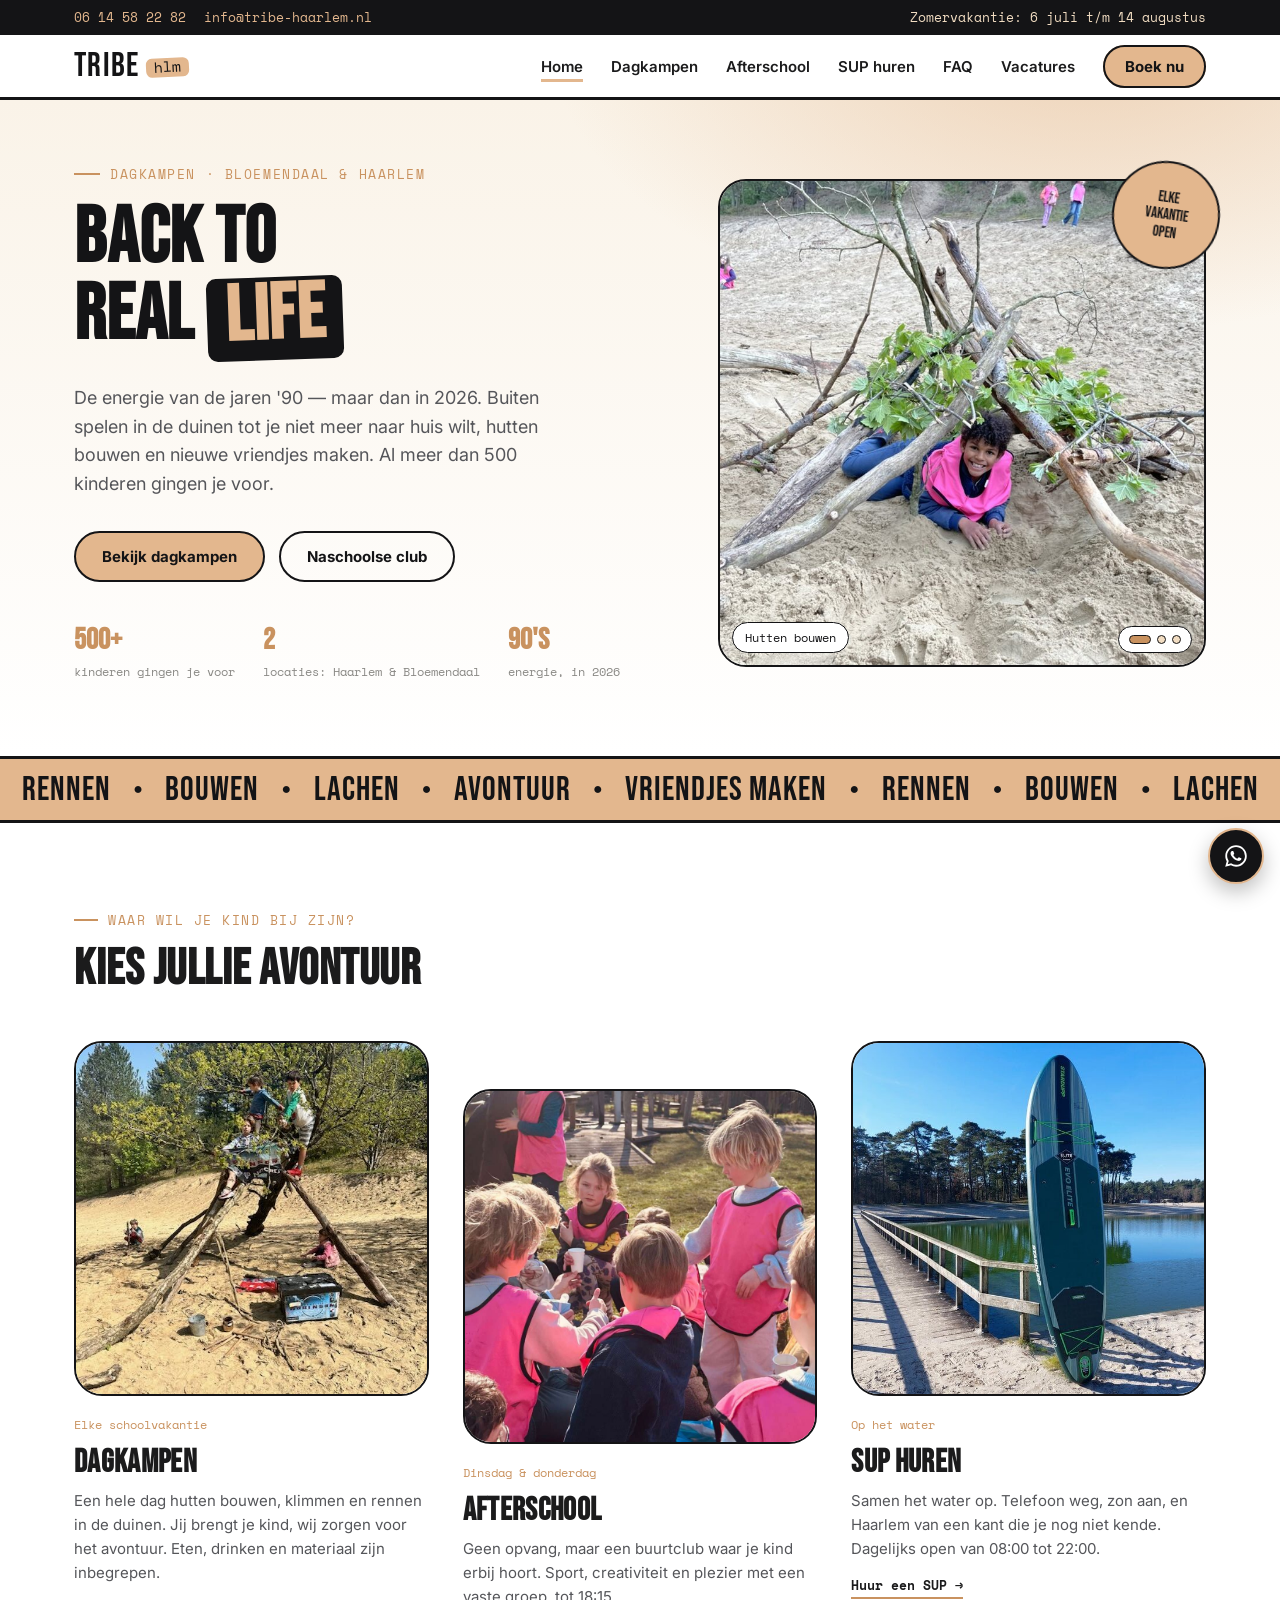
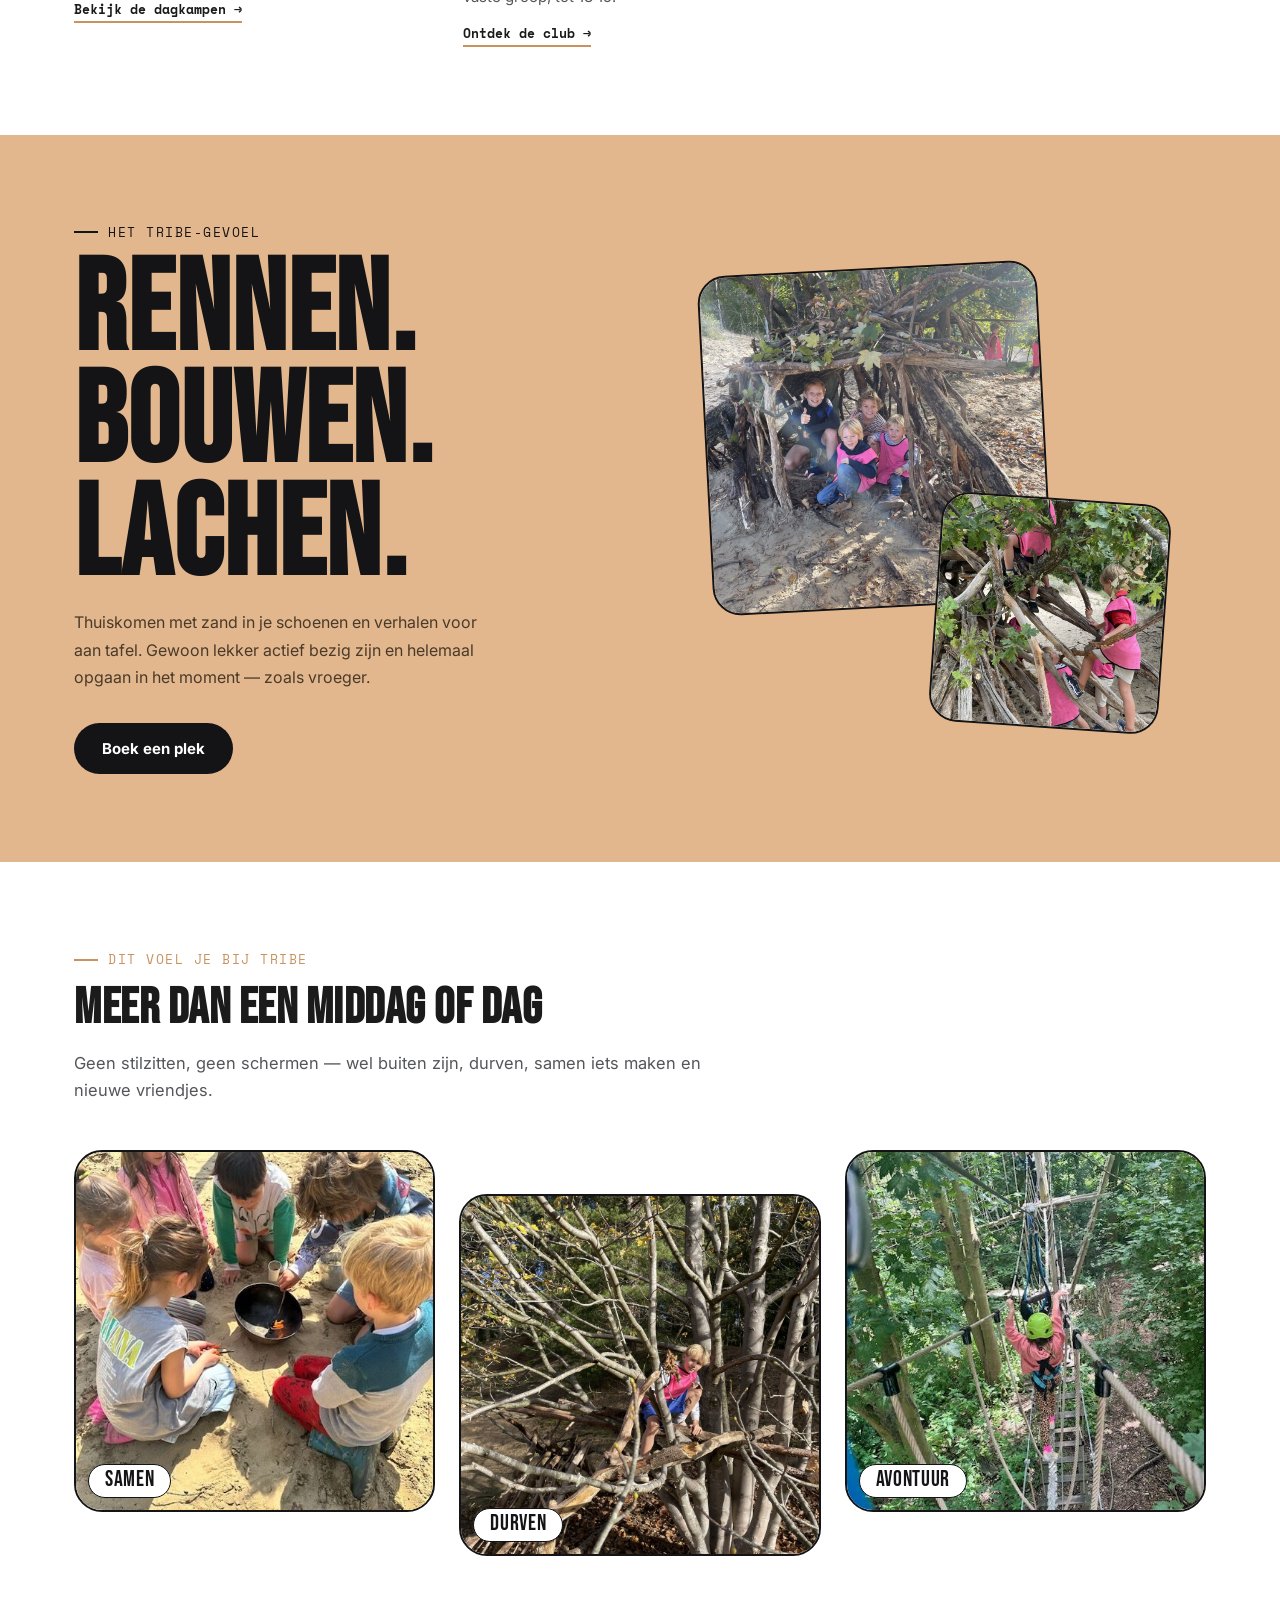
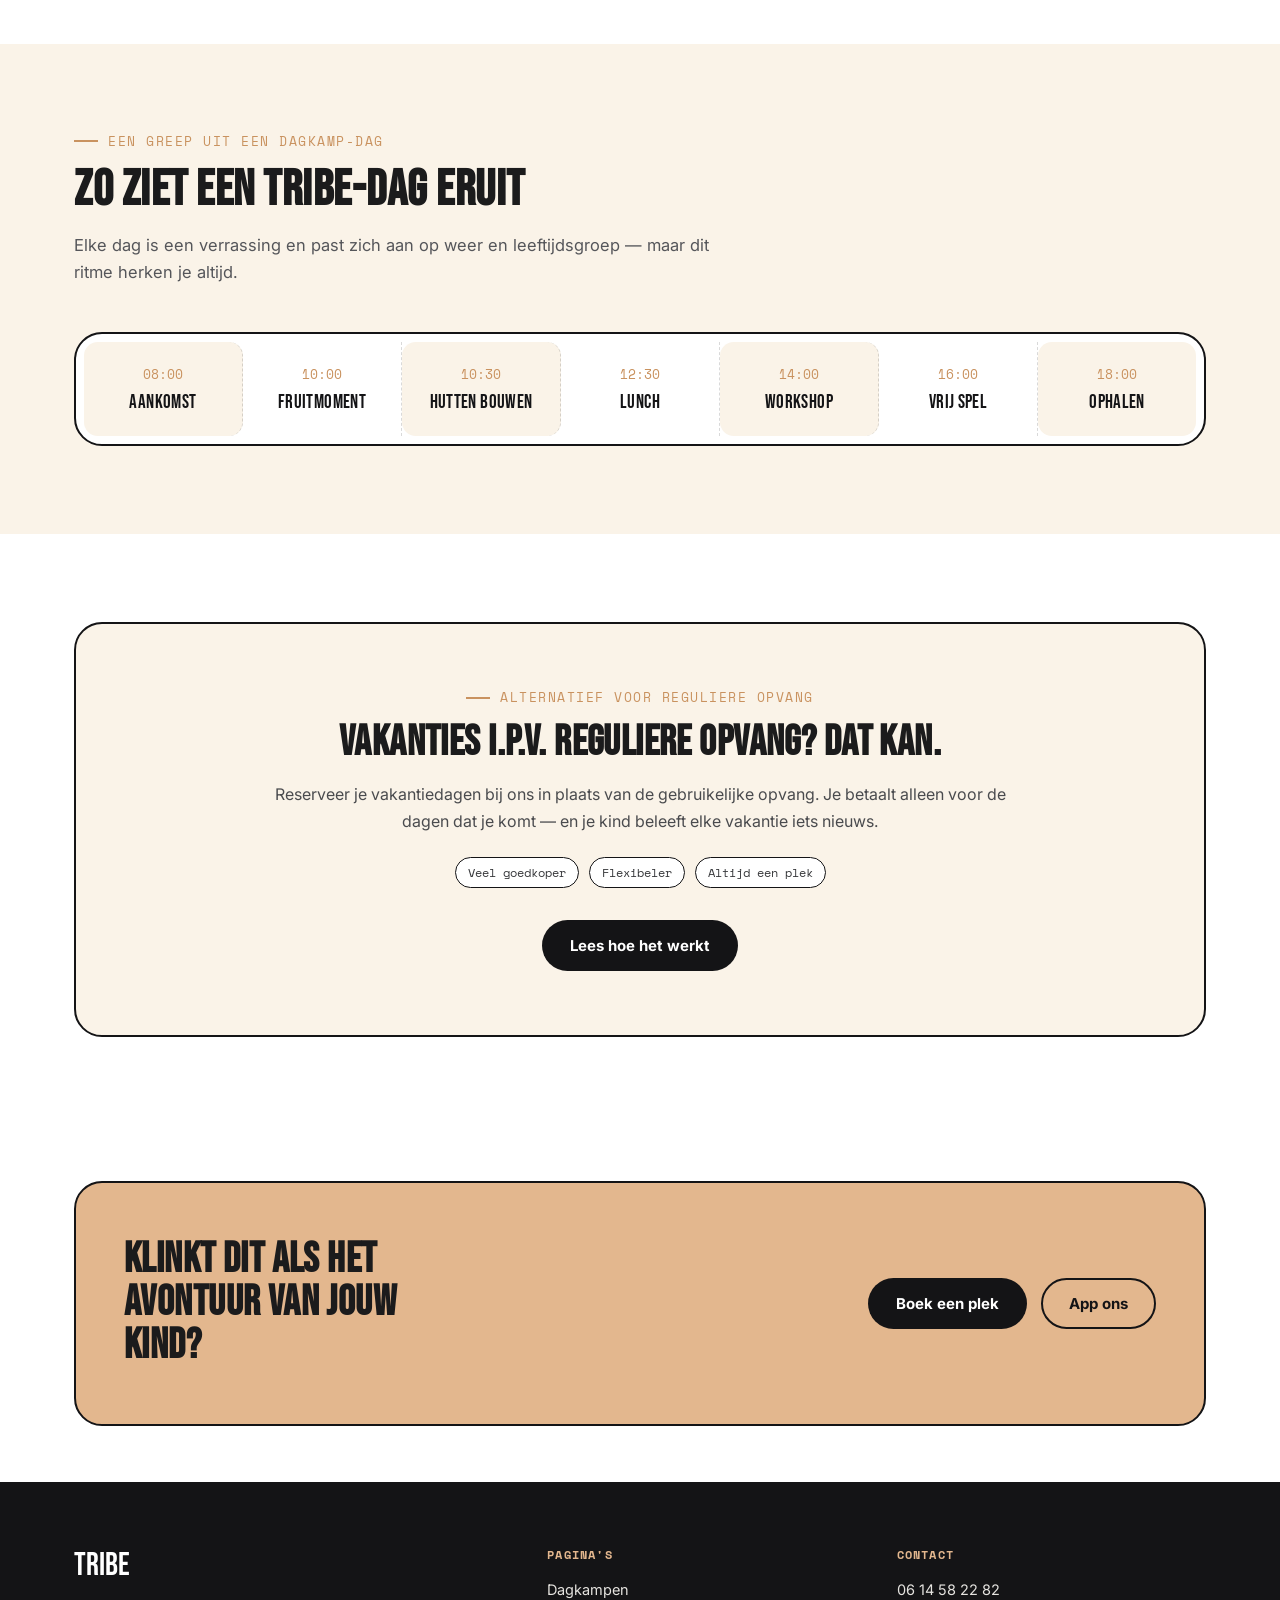
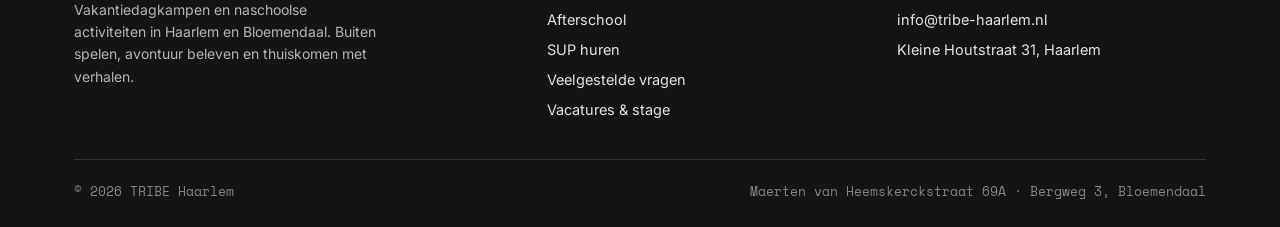
<file: index.html>
<!DOCTYPE html>
<html lang="nl"><head><meta charset="UTF-8"><meta name="viewport" content="width=device-width, initial-scale=1.0">
<title>TRIBE Haarlem — Dagkampen & Naschoolse Club</title><meta name="description" content="TRIBE organiseert vakantiedagkampen en een naschoolse club (di & do) in Haarlem en Bloemendaal."><link rel="stylesheet" href="assets/style.css"><script>document.documentElement.className+=' js'</script></head>
<body>
<div class="topbar"><div class="wrap"><div class="topbar-links"><a href="tel:0614582282">06 14 58 22 82</a><a href="mailto:info@tribe-haarlem.nl">info@tribe-haarlem.nl</a></div><div>Zomervakantie: 6 juli t/m 14 augustus</div></div></div>
<header class="site-header"><nav class="nav wrap"><a href="index.html" class="logo">TRIBE<span>hlm</span></a><ul class="nav-links" id="navLinks"><li><a href="index.html" aria-current="page">Home</a></li><li><a href="dagkampen.html">Dagkampen</a></li><li><a href="afterschool.html">Afterschool</a></li><li><a href="sup.html">SUP huren</a></li><li><a href="faq.html">FAQ</a></li><li><a href="vacatures.html">Vacatures</a></li><li><a href="contact.html" class="nav-cta">Boek nu</a></li></ul>
<button class="burger" aria-label="Menu openen" aria-expanded="false"><span></span><span></span><span></span></button></nav></header>
<main>
<section class="hero"><div class="wrap"><div>
<div class="hero-eyebrow">Dagkampen · Bloemendaal &amp; Haarlem</div>
<h1>Back to<br>real <em>life</em></h1>
<p class="lead">De energie van de jaren '90 — maar dan in 2026. Buiten spelen in de duinen tot je niet meer naar huis wilt, hutten bouwen en nieuwe vriendjes maken. Al meer dan 500 kinderen gingen je voor.</p>
<div class="hero-actions"><a href="dagkampen.html" class="btn btn-sand">Bekijk dagkampen</a><a href="afterschool.html" class="btn btn-outline">Naschoolse club</a></div>
<div class="hero-stats"><div><strong>500+</strong><span>kinderen gingen je voor</span></div><div><strong>2</strong><span>locaties: Haarlem &amp; Bloemendaal</span></div><div><strong>90's</strong><span>energie, in 2026</span></div></div>
</div><div class="hero-visual"><div class="hero-badge">Elke<br>vakantie<br>open</div><div class="slider" data-slider><div class="slides"><div class="slide"><img src="assets/photos/hut-lach.jpg" alt="Lachend kind in een zelfgebouwde hut van takken"><span class="photo-cap">Hutten bouwen</span></div><div class="slide"><img src="assets/photos/vuurtje.jpg" alt="Kinderen roosteren marshmallows boven een vuurtje" loading="lazy"><span class="photo-cap">Rond het vuur</span></div><div class="slide"><img src="assets/photos/duinpad.jpg" alt="Kinderen in roze hesjes lopen over een duinpad" loading="lazy"><span class="photo-cap">Op avontuur in de duinen</span></div></div><div class="dots"><button class="dot on" aria-label="Foto 1"></button><button class="dot" aria-label="Foto 2"></button><button class="dot" aria-label="Foto 3"></button></div></div></div></div></section><div class="marquee" aria-hidden="true"><div class="marquee-track"><span>Rennen</span><span class="dotsep">●</span><span>Bouwen</span><span class="dotsep">●</span><span>Lachen</span><span class="dotsep">●</span><span>Avontuur</span><span class="dotsep">●</span><span>Vriendjes maken</span><span class="dotsep">●</span><span>Rennen</span><span class="dotsep">●</span><span>Bouwen</span><span class="dotsep">●</span><span>Lachen</span><span class="dotsep">●</span><span>Avontuur</span><span class="dotsep">●</span><span>Vriendjes maken</span><span class="dotsep">●</span><span>Rennen</span><span class="dotsep">●</span><span>Bouwen</span><span class="dotsep">●</span><span>Lachen</span><span class="dotsep">●</span><span>Avontuur</span><span class="dotsep">●</span><span>Vriendjes maken</span><span class="dotsep">●</span><span>Rennen</span><span class="dotsep">●</span><span>Bouwen</span><span class="dotsep">●</span><span>Lachen</span><span class="dotsep">●</span><span>Avontuur</span><span class="dotsep">●</span><span>Vriendjes maken</span><span class="dotsep">●</span></div></div><section class="section"><div class="wrap"><div class="section-head"><div class="eyebrow">Waar wil je kind bij zijn?</div><h2>Kies jullie avontuur</h2></div><div class="offer-grid photos"><a class="photo-card" href="dagkampen.html"><div class="photo-frame"><img src="assets/photos/boomhut-duinen.jpg" alt="Kinderen spelen op een boomhut in de duinen" loading="lazy"></div><div><div class="offer-num">Elke schoolvakantie</div><h3>Dagkampen</h3><p>Een hele dag hutten bouwen, klimmen en rennen in de duinen. Jij brengt je kind, wij zorgen voor het avontuur. Eten, drinken en materiaal zijn inbegrepen.</p><span class="link-arrow">Bekijk de dagkampen →</span></div></a><a class="photo-card" href="afterschool.html"><div class="photo-frame"><img src="assets/photos/afterschool-buiten.jpg" alt="Kinderen in roze hesjes buiten op het gras" loading="lazy"></div><div><div class="offer-num">Dinsdag & donderdag</div><h3>Afterschool</h3><p>Geen opvang, maar een buurtclub waar je kind erbij hoort. Sport, creativiteit en plezier met een vaste groep, tot 18:15.</p><span class="link-arrow">Ontdek de club →</span></div></a><a class="photo-card" href="sup.html"><div class="photo-frame"><img src="assets/photos/sup-pier.jpg" alt="Stand-up paddle board op een steiger aan het water" loading="lazy"></div><div><div class="offer-num">Op het water</div><h3>SUP huren</h3><p>Samen het water op. Telefoon weg, zon aan, en Haarlem van een kant die je nog niet kende. Dagelijks open van 08:00 tot 22:00.</p><span class="link-arrow">Huur een SUP →</span></div></a></div></div></section><section class="section section-warm"><div class="wrap two-col"><div><div class="eyebrow">Het TRIBE-gevoel</div><h2 class="big">Rennen.<br>Bouwen.<br>Lachen.</h2><p class="txt" style="color:#4a3a29;max-width:42ch">Thuiskomen met zand in je schoenen en verhalen voor aan tafel. Gewoon lekker actief bezig zijn en helemaal opgaan in het moment — zoals vroeger.</p><div class="hero-actions"><a href="contact.html" class="btn btn-primary">Boek een plek</a></div></div><div class="collage wide"><div class="photo-frame a"><img src="assets/photos/hero-hut.jpg" alt="Vier kinderen zitten in een zelfgebouwde hut"></div><div class="photo-frame b"><img src="assets/photos/klimhut.jpg" alt="Kinderen klimmen in een hut van takken"></div></div></div></section><section class="section"><div class="wrap"><div class="section-head"><div class="eyebrow">Dit voel je bij TRIBE</div><h2>Meer dan een middag of dag</h2><p>Geen stilzitten, geen schermen — wel buiten zijn, durven, samen iets maken en nieuwe vriendjes.</p></div><div class="strip"><div class="photo-frame"><img src="assets/photos/koken-zand.jpg" alt="Kinderen koken samen in het zand" loading="lazy"><span class="photo-cap big">Samen</span></div><div class="photo-frame"><img src="assets/photos/klimmen-boom.jpg" alt="Kind klimt in een boom" loading="lazy"><span class="photo-cap big">Durven</span></div><div class="photo-frame"><img src="assets/photos/klimpark.jpg" alt="Kind klimt in een klimpark" loading="lazy"><span class="photo-cap big">Avontuur</span></div></div></div></section><section class="section section-sand"><div class="wrap"><div class="section-head"><div class="eyebrow">Een greep uit een dagkamp-dag</div><h2>Zo ziet een TRIBE-dag eruit</h2><p>Elke dag is een verrassing en past zich aan op weer en leeftijdsgroep — maar dit ritme herken je altijd.</p></div><div class="schedule"><div class="schedule-row"><div class="schedule-item"><span class="schedule-time">08:00</span><span class="schedule-label">Aankomst</span></div><div class="schedule-item"><span class="schedule-time">10:00</span><span class="schedule-label">Fruitmoment</span></div><div class="schedule-item"><span class="schedule-time">10:30</span><span class="schedule-label">Hutten bouwen</span></div><div class="schedule-item"><span class="schedule-time">12:30</span><span class="schedule-label">Lunch</span></div><div class="schedule-item"><span class="schedule-time">14:00</span><span class="schedule-label">Workshop</span></div><div class="schedule-item"><span class="schedule-time">16:00</span><span class="schedule-label">Vrij spel</span></div><div class="schedule-item"><span class="schedule-time">18:00</span><span class="schedule-label">Ophalen</span></div></div></div></div></section><section class="section"><div class="wrap"><div class="callout"><div class="center-block"><div class="eyebrow">Alternatief voor reguliere opvang</div><h2 class="h2-md">Vakanties i.p.v. reguliere opvang? Dat kan.</h2><p class="txt">Reserveer je vakantiedagen bij ons in plaats van de gebruikelijke opvang. Je betaalt alleen voor de dagen dat je komt — en je kind beleeft elke vakantie iets nieuws.</p><div class="badge-strip c"><span>Veel goedkoper</span><span>Flexibeler</span><span>Altijd een plek</span></div><div class="hero-actions" style="justify-content:center"><a href="dagkampen.html#vakantieopvang" class="btn btn-primary">Lees hoe het werkt</a></div></div></div></div></section><section class="section tight"><div class="wrap"><div class="cta-band"><h2>Klinkt dit als het avontuur van jouw kind?</h2><div class="hero-actions" style="margin-top:0"><a href="contact.html" class="btn btn-primary">Boek een plek</a><a href="https://wa.me/31614582282" class="btn btn-outline">App ons</a></div></div></div></section>
</main>
<footer class="site-footer"><div class="wrap"><div class="footer-grid">
<div><div class="footer-logo">TRIBE</div><p>Vakantiedagkampen en naschoolse activiteiten in Haarlem en Bloemendaal. Buiten spelen, avontuur beleven en thuiskomen met verhalen.</p></div>
<div class="footer-col"><h4>Pagina's</h4><ul><li><a href="dagkampen.html">Dagkampen</a></li><li><a href="afterschool.html">Afterschool</a></li><li><a href="sup.html">SUP huren</a></li><li><a href="faq.html">Veelgestelde vragen</a></li><li><a href="vacatures.html">Vacatures &amp; stage</a></li></ul></div>
<div class="footer-col"><h4>Contact</h4><ul><li><a href="tel:0614582282">06 14 58 22 82</a></li><li><a href="mailto:info@tribe-haarlem.nl">info@tribe-haarlem.nl</a></li><li><a href="contact.html">Kleine Houtstraat 31, Haarlem</a></li></ul></div>
</div><div class="footer-bottom"><span>© 2026 TRIBE Haarlem</span><span>Maerten van Heemskerckstraat 69A · Bergweg 3, Bloemendaal</span></div></div></footer>
<a href="https://wa.me/31614582282" class="whatsapp-float" aria-label="App ons op WhatsApp"><svg width="26" height="26" viewBox="0 0 24 24" fill="currentColor"><path d="M12.04 2C6.58 2 2.13 6.45 2.13 11.91c0 1.75.46 3.45 1.32 4.95L2.05 22l5.25-1.38a9.9 9.9 0 0 0 4.74 1.21h.01c5.46 0 9.9-4.45 9.9-9.91C21.95 6.45 17.5 2 12.04 2zm0 18.12h-.01a8.2 8.2 0 0 1-4.18-1.15l-.3-.18-3.12.82.83-3.04-.2-.31a8.17 8.17 0 0 1-1.26-4.35c0-4.53 3.69-8.22 8.24-8.22 2.2 0 4.27.86 5.83 2.42a8.18 8.18 0 0 1 2.41 5.81c0 4.53-3.69 8.2-8.24 8.2zm4.52-6.16c-.25-.12-1.47-.72-1.69-.81-.23-.08-.39-.12-.56.13-.17.25-.64.81-.78.97-.14.17-.29.19-.53.06-.25-.12-1.05-.39-2-1.23-.74-.66-1.24-1.47-1.39-1.72-.14-.25-.02-.38.11-.51.11-.11.25-.29.37-.43.12-.14.16-.25.25-.41.08-.17.04-.31-.02-.43-.06-.12-.56-1.35-.77-1.85-.2-.48-.41-.42-.56-.43-.14-.01-.31-.01-.48-.01-.17 0-.43.06-.66.31-.23.25-.86.84-.86 2.04 0 1.2.88 2.37 1 2.53.12.17 1.73 2.64 4.19 3.7.58.25 1.04.4 1.4.51.59.19 1.12.16 1.54.1.47-.07 1.47-.6 1.68-1.18.21-.58.21-1.07.15-1.18-.06-.11-.23-.17-.48-.29z"/></svg></a>
<script src="assets/script.js"></script></body></html>
</file>
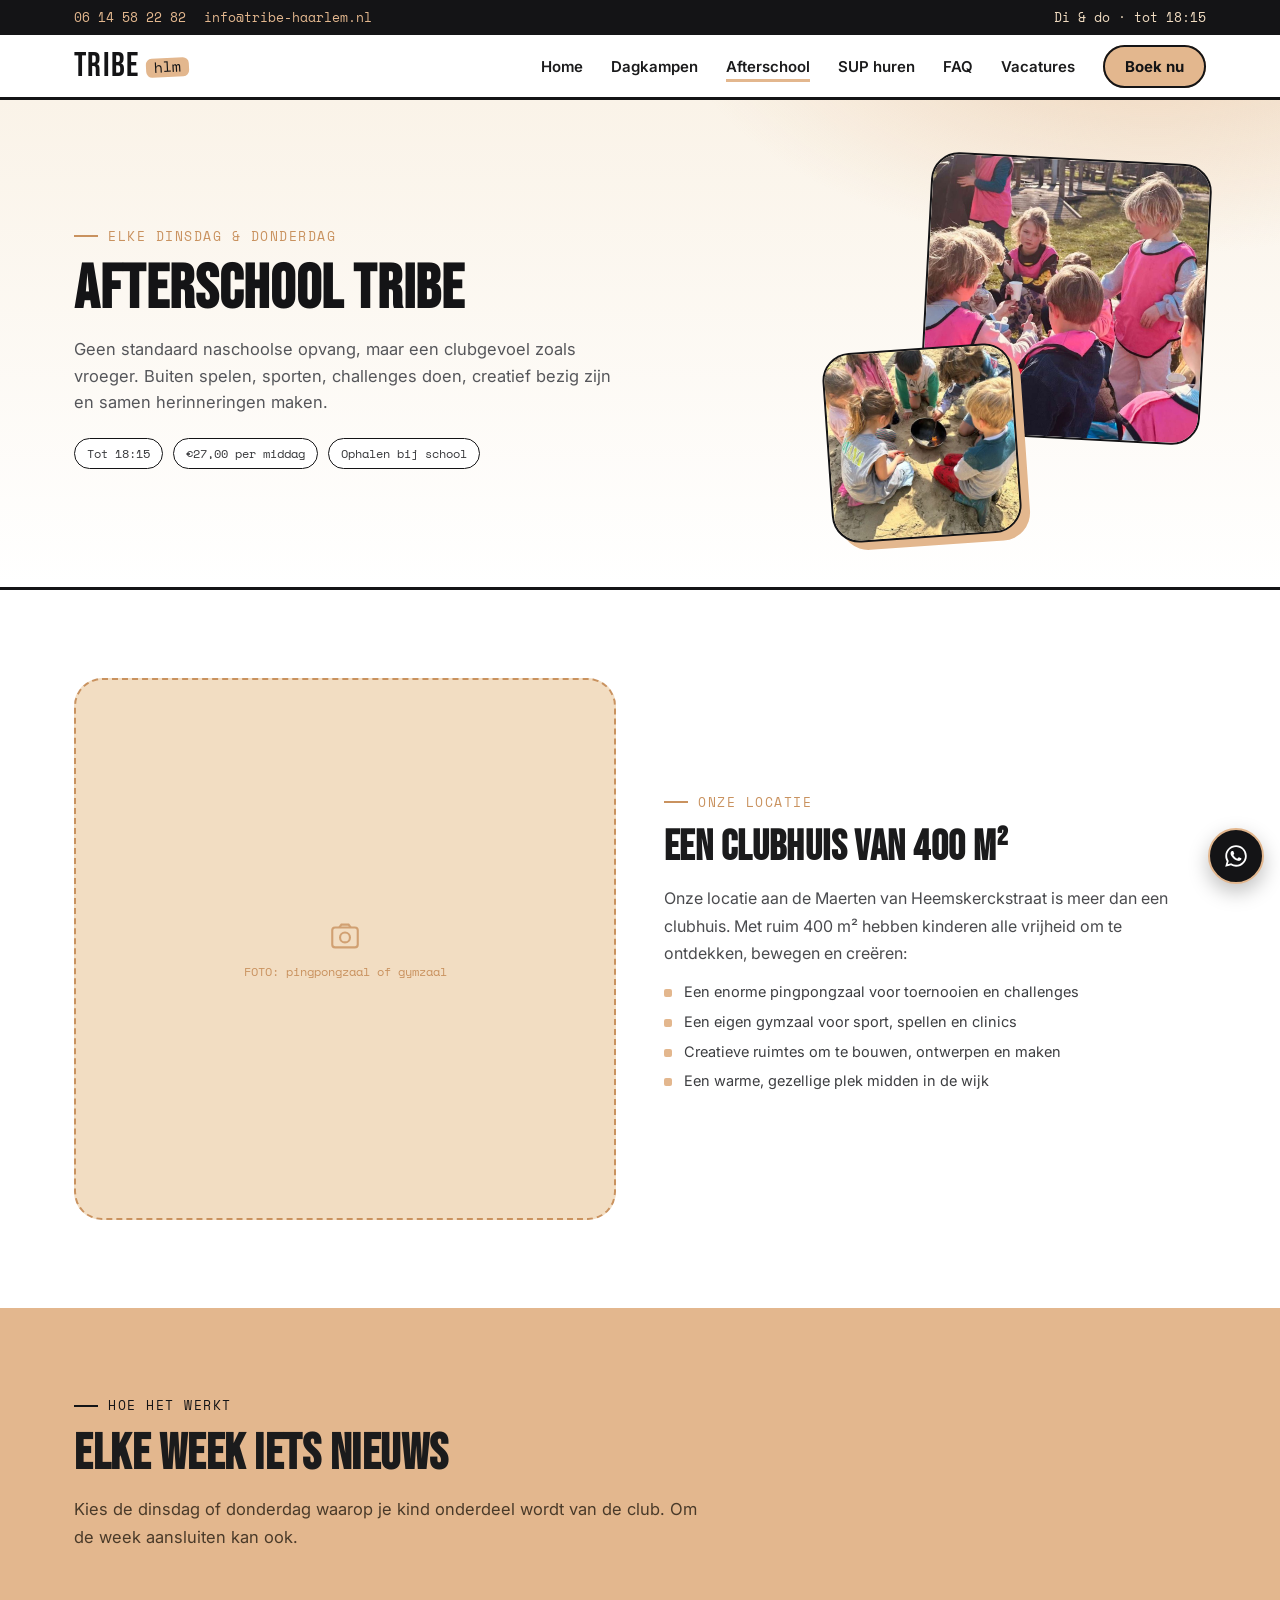
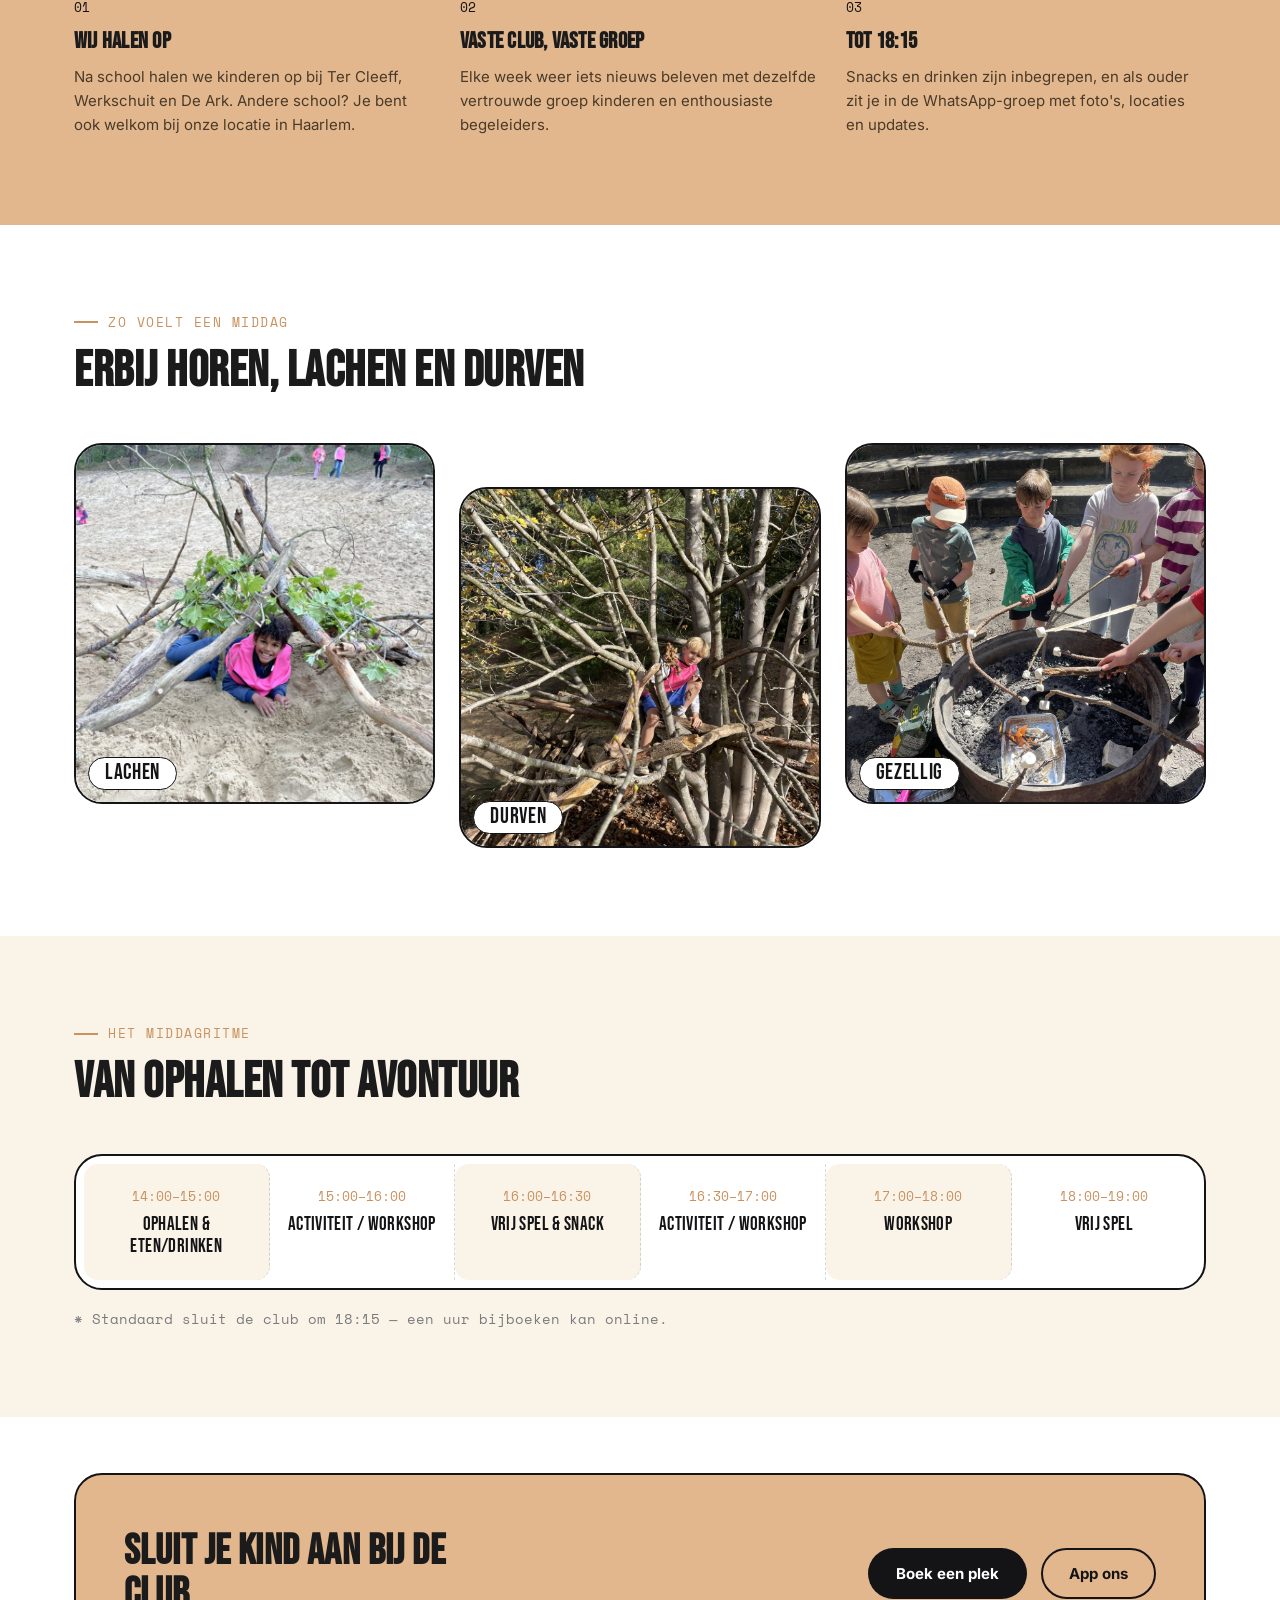
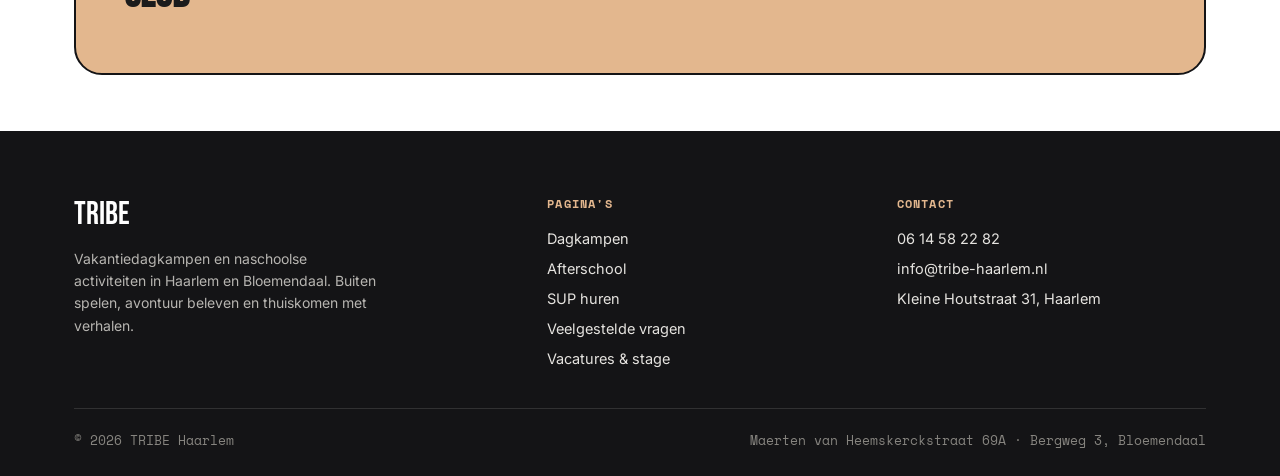
<file: afterschool.html>
<!DOCTYPE html>
<html lang="nl"><head><meta charset="UTF-8"><meta name="viewport" content="width=device-width, initial-scale=1.0">
<title>Afterschool Club — TRIBE Haarlem</title><meta name="description" content="Elke dinsdag en donderdag: TRIBE afterschool club in Haarlem. €27,00 per middag."><link rel="stylesheet" href="assets/style.css"><script>document.documentElement.className+=' js'</script></head>
<body>
<div class="topbar"><div class="wrap"><div class="topbar-links"><a href="tel:0614582282">06 14 58 22 82</a><a href="mailto:info@tribe-haarlem.nl">info@tribe-haarlem.nl</a></div><div>Di & do · tot 18:15</div></div></div>
<header class="site-header"><nav class="nav wrap"><a href="index.html" class="logo">TRIBE<span>hlm</span></a><ul class="nav-links" id="navLinks"><li><a href="index.html">Home</a></li><li><a href="dagkampen.html">Dagkampen</a></li><li><a href="afterschool.html" aria-current="page">Afterschool</a></li><li><a href="sup.html">SUP huren</a></li><li><a href="faq.html">FAQ</a></li><li><a href="vacatures.html">Vacatures</a></li><li><a href="contact.html" class="nav-cta">Boek nu</a></li></ul>
<button class="burger" aria-label="Menu openen" aria-expanded="false"><span></span><span></span><span></span></button></nav></header>
<main>
<section class="page-hero"><div class="wrap"><div><div class="eyebrow">Elke dinsdag & donderdag</div><h1>Afterschool TRIBE</h1><p>Geen standaard naschoolse opvang, maar een clubgevoel zoals vroeger. Buiten spelen, sporten, challenges doen, creatief bezig zijn en samen herinneringen maken.</p><div class="badge-strip"><span>Tot 18:15</span><span>€27,00 per middag</span><span>Ophalen bij school</span></div></div><div class="collage flip"><div class="photo-frame a"><img src="assets/photos/afterschool-buiten.jpg" alt="Kinderen in roze hesjes buiten op het gras"></div><div class="photo-frame b"><img src="assets/photos/koken-zand.jpg" alt="Kinderen koken samen in het zand"></div></div></div></section><section class="section"><div class="wrap two-col"><div class="photo-frame placeholder"><svg viewBox="0 0 24 24" fill="none" stroke="currentColor" stroke-width="1.5"><rect x="3" y="6" width="18" height="14" rx="2"/><circle cx="12" cy="13" r="3.5"/><path d="M8 6l1.5-2h5L16 6"/></svg><span>FOTO: pingpongzaal of gymzaal</span></div><div><div class="eyebrow">Onze locatie</div><h2 class="h2-md">Een clubhuis van 400 m²</h2><p class="txt">Onze locatie aan de Maerten van Heemskerckstraat is meer dan een clubhuis. Met ruim 400 m² hebben kinderen alle vrijheid om te ontdekken, bewegen en creëren:</p><ul class="check"><li>Een enorme pingpongzaal voor toernooien en challenges</li><li>Een eigen gymzaal voor sport, spellen en clinics</li><li>Creatieve ruimtes om te bouwen, ontwerpen en maken</li><li>Een warme, gezellige plek midden in de wijk</li></ul></div></div></section><section class="section section-warm"><div class="wrap"><div class="section-head"><div class="eyebrow">Hoe het werkt</div><h2>Elke week iets nieuws</h2><p>Kies de dinsdag of donderdag waarop je kind onderdeel wordt van de club. Om de week aansluiten kan ook.</p></div><div class="steps"><div class="step"><h3>Wij halen op</h3><p>Na school halen we kinderen op bij Ter Cleeff, Werkschuit en De Ark. Andere school? Je bent ook welkom bij onze locatie in Haarlem.</p></div><div class="step"><h3>Vaste club, vaste groep</h3><p>Elke week weer iets nieuws beleven met dezelfde vertrouwde groep kinderen en enthousiaste begeleiders.</p></div><div class="step"><h3>Tot 18:15</h3><p>Snacks en drinken zijn inbegrepen, en als ouder zit je in de WhatsApp-groep met foto's, locaties en updates.</p></div></div></div></section><section class="section"><div class="wrap"><div class="section-head"><div class="eyebrow">Zo voelt een middag</div><h2>Erbij horen, lachen en durven</h2></div><div class="strip"><div class="photo-frame"><img src="assets/photos/hut-lach.jpg" alt="Lachend kind in een zelfgebouwde hut" loading="lazy"><span class="photo-cap big">Lachen</span></div><div class="photo-frame"><img src="assets/photos/klimmen-boom.jpg" alt="Kind klimt in een boom" loading="lazy"><span class="photo-cap big">Durven</span></div><div class="photo-frame"><img src="assets/photos/vuurtje.jpg" alt="Kinderen roosteren marshmallows boven een vuurtje" loading="lazy"><span class="photo-cap big">Gezellig</span></div></div></div></section><section class="section section-sand"><div class="wrap"><div class="section-head"><div class="eyebrow">Het middagritme</div><h2>Van ophalen tot avontuur</h2></div><div class="schedule"><div class="schedule-row"><div class="schedule-item"><span class="schedule-time">14:00–15:00</span><span class="schedule-label">Ophalen & eten/drinken</span></div><div class="schedule-item"><span class="schedule-time">15:00–16:00</span><span class="schedule-label">Activiteit / workshop</span></div><div class="schedule-item"><span class="schedule-time">16:00–16:30</span><span class="schedule-label">Vrij spel & snack</span></div><div class="schedule-item"><span class="schedule-time">16:30–17:00</span><span class="schedule-label">Activiteit / workshop</span></div><div class="schedule-item"><span class="schedule-time">17:00–18:00</span><span class="schedule-label">Workshop</span></div><div class="schedule-item"><span class="schedule-time">18:00–19:00</span><span class="schedule-label">Vrij spel</span></div></div></div><p style="margin-top:18px;font-size:14px;color:#7a7b7e;font-family:var(--font-mono)">* Standaard sluit de club om 18:15 — een uur bijboeken kan online.</p></div></section><section class="section tight"><div class="wrap"><div class="cta-band"><h2>Sluit je kind aan bij de club</h2><div class="hero-actions" style="margin-top:0"><a href="contact.html" class="btn btn-primary">Boek een plek</a><a href="https://wa.me/31614582282" class="btn btn-outline">App ons</a></div></div></div></section>
</main>
<footer class="site-footer"><div class="wrap"><div class="footer-grid">
<div><div class="footer-logo">TRIBE</div><p>Vakantiedagkampen en naschoolse activiteiten in Haarlem en Bloemendaal. Buiten spelen, avontuur beleven en thuiskomen met verhalen.</p></div>
<div class="footer-col"><h4>Pagina's</h4><ul><li><a href="dagkampen.html">Dagkampen</a></li><li><a href="afterschool.html">Afterschool</a></li><li><a href="sup.html">SUP huren</a></li><li><a href="faq.html">Veelgestelde vragen</a></li><li><a href="vacatures.html">Vacatures &amp; stage</a></li></ul></div>
<div class="footer-col"><h4>Contact</h4><ul><li><a href="tel:0614582282">06 14 58 22 82</a></li><li><a href="mailto:info@tribe-haarlem.nl">info@tribe-haarlem.nl</a></li><li><a href="contact.html">Kleine Houtstraat 31, Haarlem</a></li></ul></div>
</div><div class="footer-bottom"><span>© 2026 TRIBE Haarlem</span><span>Maerten van Heemskerckstraat 69A · Bergweg 3, Bloemendaal</span></div></div></footer>
<a href="https://wa.me/31614582282" class="whatsapp-float" aria-label="App ons op WhatsApp"><svg width="26" height="26" viewBox="0 0 24 24" fill="currentColor"><path d="M12.04 2C6.58 2 2.13 6.45 2.13 11.91c0 1.75.46 3.45 1.32 4.95L2.05 22l5.25-1.38a9.9 9.9 0 0 0 4.74 1.21h.01c5.46 0 9.9-4.45 9.9-9.91C21.95 6.45 17.5 2 12.04 2zm0 18.12h-.01a8.2 8.2 0 0 1-4.18-1.15l-.3-.18-3.12.82.83-3.04-.2-.31a8.17 8.17 0 0 1-1.26-4.35c0-4.53 3.69-8.22 8.24-8.22 2.2 0 4.27.86 5.83 2.42a8.18 8.18 0 0 1 2.41 5.81c0 4.53-3.69 8.2-8.24 8.2zm4.52-6.16c-.25-.12-1.47-.72-1.69-.81-.23-.08-.39-.12-.56.13-.17.25-.64.81-.78.97-.14.17-.29.19-.53.06-.25-.12-1.05-.39-2-1.23-.74-.66-1.24-1.47-1.39-1.72-.14-.25-.02-.38.11-.51.11-.11.25-.29.37-.43.12-.14.16-.25.25-.41.08-.17.04-.31-.02-.43-.06-.12-.56-1.35-.77-1.85-.2-.48-.41-.42-.56-.43-.14-.01-.31-.01-.48-.01-.17 0-.43.06-.66.31-.23.25-.86.84-.86 2.04 0 1.2.88 2.37 1 2.53.12.17 1.73 2.64 4.19 3.7.58.25 1.04.4 1.4.51.59.19 1.12.16 1.54.1.47-.07 1.47-.6 1.68-1.18.21-.58.21-1.07.15-1.18-.06-.11-.23-.17-.48-.29z"/></svg></a>
<script src="assets/script.js"></script></body></html>
</file>
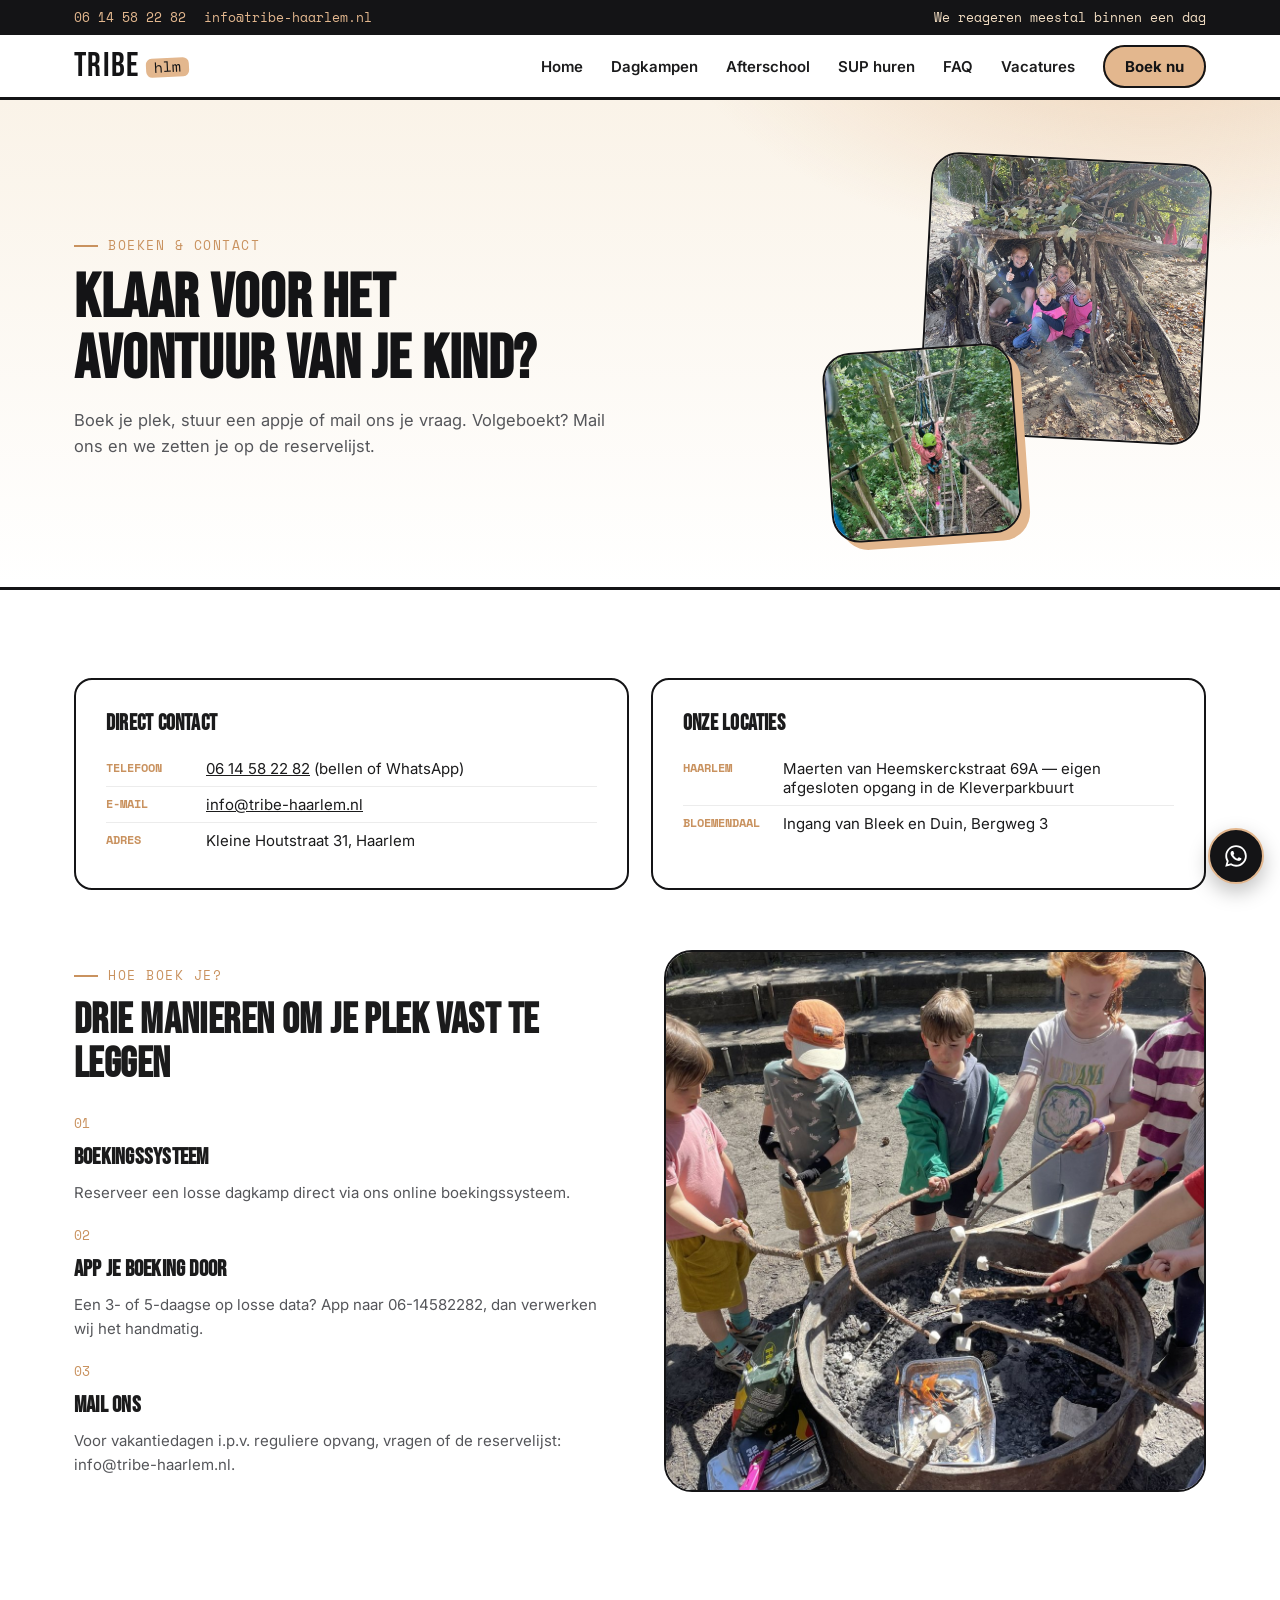
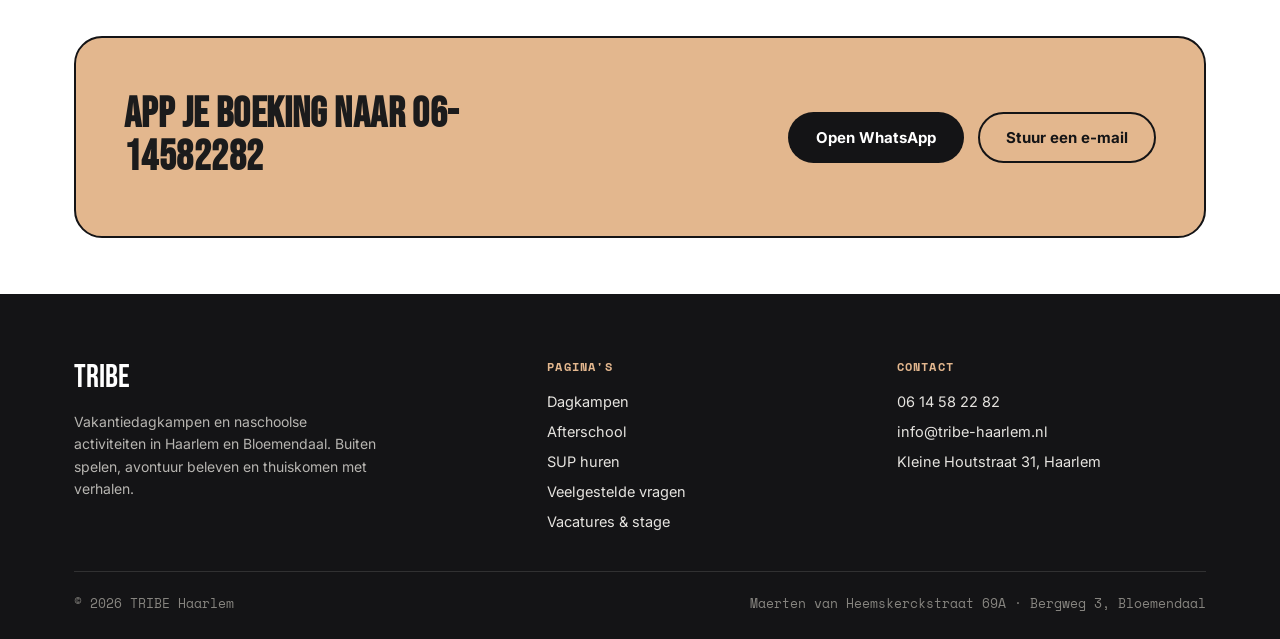
<file: contact.html>
<!DOCTYPE html>
<html lang="nl"><head><meta charset="UTF-8"><meta name="viewport" content="width=device-width, initial-scale=1.0">
<title>Contact & boeken — TRIBE Haarlem</title><meta name="description" content="Boek je plek bij TRIBE Haarlem: bel of app 06-14582282."><link rel="stylesheet" href="assets/style.css"><script>document.documentElement.className+=' js'</script></head>
<body>
<div class="topbar"><div class="wrap"><div class="topbar-links"><a href="tel:0614582282">06 14 58 22 82</a><a href="mailto:info@tribe-haarlem.nl">info@tribe-haarlem.nl</a></div><div>We reageren meestal binnen een dag</div></div></div>
<header class="site-header"><nav class="nav wrap"><a href="index.html" class="logo">TRIBE<span>hlm</span></a><ul class="nav-links" id="navLinks"><li><a href="index.html">Home</a></li><li><a href="dagkampen.html">Dagkampen</a></li><li><a href="afterschool.html">Afterschool</a></li><li><a href="sup.html">SUP huren</a></li><li><a href="faq.html">FAQ</a></li><li><a href="vacatures.html">Vacatures</a></li><li><a href="contact.html" class="nav-cta" aria-current="page">Boek nu</a></li></ul>
<button class="burger" aria-label="Menu openen" aria-expanded="false"><span></span><span></span><span></span></button></nav></header>
<main>
<section class="page-hero"><div class="wrap"><div><div class="eyebrow">Boeken & contact</div><h1>Klaar voor het avontuur van je kind?</h1><p>Boek je plek, stuur een appje of mail ons je vraag. Volgeboekt? Mail ons en we zetten je op de reservelijst.</p></div><div class="collage flip"><div class="photo-frame a"><img src="assets/photos/hero-hut.jpg" alt="Vier kinderen zitten in een zelfgebouwde hut"></div><div class="photo-frame b"><img src="assets/photos/klimpark.jpg" alt="Kind klimt in een klimpark"></div></div></div></section><section class="section"><div class="wrap"><div class="info-grid">
<div class="info-card"><h3>Direct contact</h3><div class="row"><strong>Telefoon</strong><span><a href="tel:0614582282"><u class="l">06 14 58 22 82</u></a> (bellen of WhatsApp)</span></div><div class="row"><strong>E-mail</strong><span><a href="mailto:info@tribe-haarlem.nl"><u class="l">info@tribe-haarlem.nl</u></a></span></div><div class="row"><strong>Adres</strong><span>Kleine Houtstraat 31, Haarlem</span></div></div>
<div class="info-card"><h3>Onze locaties</h3><div class="row"><strong>Haarlem</strong><span>Maerten van Heemskerckstraat 69A — eigen afgesloten opgang in de Kleverparkbuurt</span></div><div class="row"><strong>Bloemendaal</strong><span>Ingang van Bleek en Duin, Bergweg 3</span></div></div></div>
<div class="two-col" style="margin-top:60px"><div><div class="eyebrow">Hoe boek je?</div><h2 class="h2-md">Drie manieren om je plek vast te leggen</h2><div class="steps" style="grid-template-columns:1fr;margin-top:26px;gap:20px"><div class="step"><h3>Boekingssysteem</h3><p>Reserveer een losse dagkamp direct via ons online boekingssysteem.</p></div><div class="step"><h3>App je boeking door</h3><p>Een 3- of 5-daagse op losse data? App naar 06-14582282, dan verwerken wij het handmatig.</p></div><div class="step"><h3>Mail ons</h3><p>Voor vakantiedagen i.p.v. reguliere opvang, vragen of de reservelijst: info@tribe-haarlem.nl.</p></div></div></div><div class="photo-frame"><img src="assets/photos/vuurtje.jpg" alt="Kinderen roosteren marshmallows boven een vuurtje" loading="lazy"></div></div></div></section><section class="section tight"><div class="wrap"><div class="cta-band"><h2>App je boeking naar 06-14582282</h2><div class="hero-actions" style="margin-top:0"><a href="https://wa.me/31614582282" class="btn btn-primary">Open WhatsApp</a><a href="mailto:info@tribe-haarlem.nl" class="btn btn-outline">Stuur een e-mail</a></div></div></div></section>
</main>
<footer class="site-footer"><div class="wrap"><div class="footer-grid">
<div><div class="footer-logo">TRIBE</div><p>Vakantiedagkampen en naschoolse activiteiten in Haarlem en Bloemendaal. Buiten spelen, avontuur beleven en thuiskomen met verhalen.</p></div>
<div class="footer-col"><h4>Pagina's</h4><ul><li><a href="dagkampen.html">Dagkampen</a></li><li><a href="afterschool.html">Afterschool</a></li><li><a href="sup.html">SUP huren</a></li><li><a href="faq.html">Veelgestelde vragen</a></li><li><a href="vacatures.html">Vacatures &amp; stage</a></li></ul></div>
<div class="footer-col"><h4>Contact</h4><ul><li><a href="tel:0614582282">06 14 58 22 82</a></li><li><a href="mailto:info@tribe-haarlem.nl">info@tribe-haarlem.nl</a></li><li><a href="contact.html">Kleine Houtstraat 31, Haarlem</a></li></ul></div>
</div><div class="footer-bottom"><span>© 2026 TRIBE Haarlem</span><span>Maerten van Heemskerckstraat 69A · Bergweg 3, Bloemendaal</span></div></div></footer>
<a href="https://wa.me/31614582282" class="whatsapp-float" aria-label="App ons op WhatsApp"><svg width="26" height="26" viewBox="0 0 24 24" fill="currentColor"><path d="M12.04 2C6.58 2 2.13 6.45 2.13 11.91c0 1.75.46 3.45 1.32 4.95L2.05 22l5.25-1.38a9.9 9.9 0 0 0 4.74 1.21h.01c5.46 0 9.9-4.45 9.9-9.91C21.95 6.45 17.5 2 12.04 2zm0 18.12h-.01a8.2 8.2 0 0 1-4.18-1.15l-.3-.18-3.12.82.83-3.04-.2-.31a8.17 8.17 0 0 1-1.26-4.35c0-4.53 3.69-8.22 8.24-8.22 2.2 0 4.27.86 5.83 2.42a8.18 8.18 0 0 1 2.41 5.81c0 4.53-3.69 8.2-8.24 8.2zm4.52-6.16c-.25-.12-1.47-.72-1.69-.81-.23-.08-.39-.12-.56.13-.17.25-.64.81-.78.97-.14.17-.29.19-.53.06-.25-.12-1.05-.39-2-1.23-.74-.66-1.24-1.47-1.39-1.72-.14-.25-.02-.38.11-.51.11-.11.25-.29.37-.43.12-.14.16-.25.25-.41.08-.17.04-.31-.02-.43-.06-.12-.56-1.35-.77-1.85-.2-.48-.41-.42-.56-.43-.14-.01-.31-.01-.48-.01-.17 0-.43.06-.66.31-.23.25-.86.84-.86 2.04 0 1.2.88 2.37 1 2.53.12.17 1.73 2.64 4.19 3.7.58.25 1.04.4 1.4.51.59.19 1.12.16 1.54.1.47-.07 1.47-.6 1.68-1.18.21-.58.21-1.07.15-1.18-.06-.11-.23-.17-.48-.29z"/></svg></a>
<script src="assets/script.js"></script></body></html>
</file>
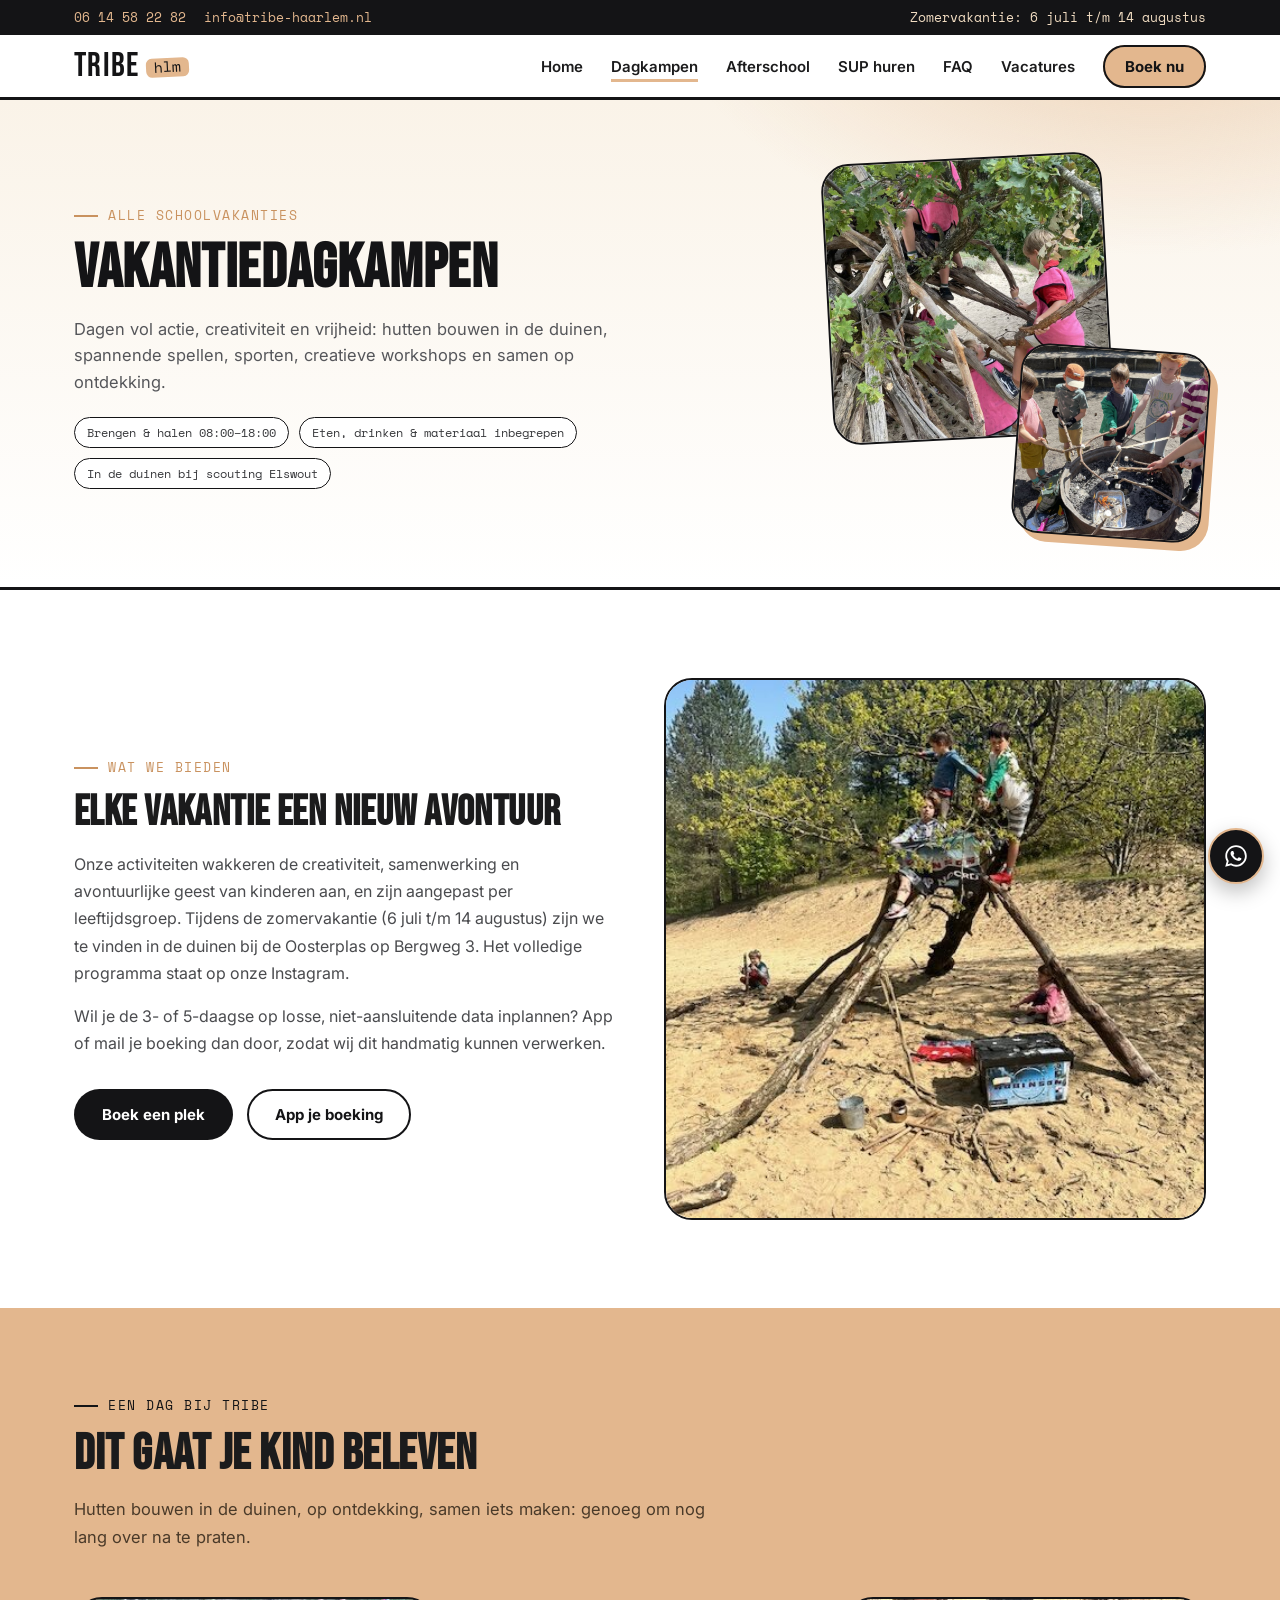
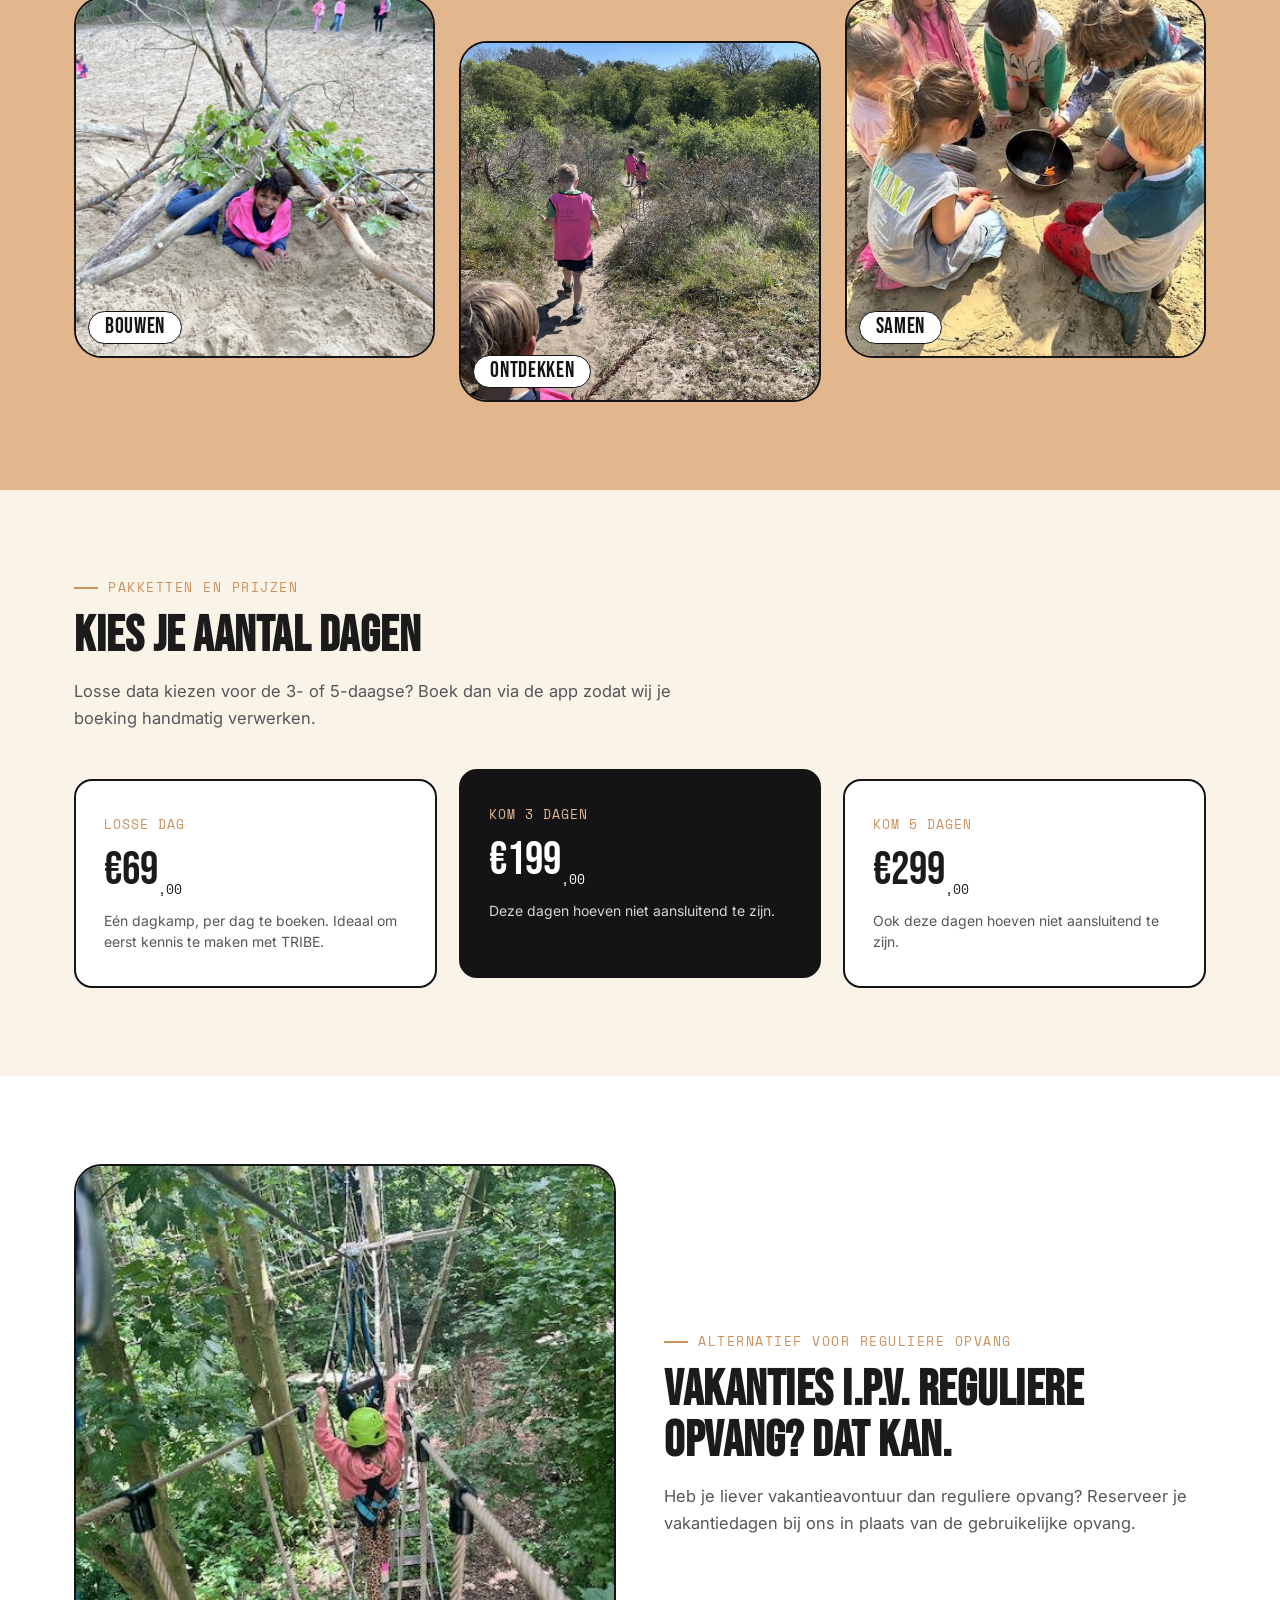
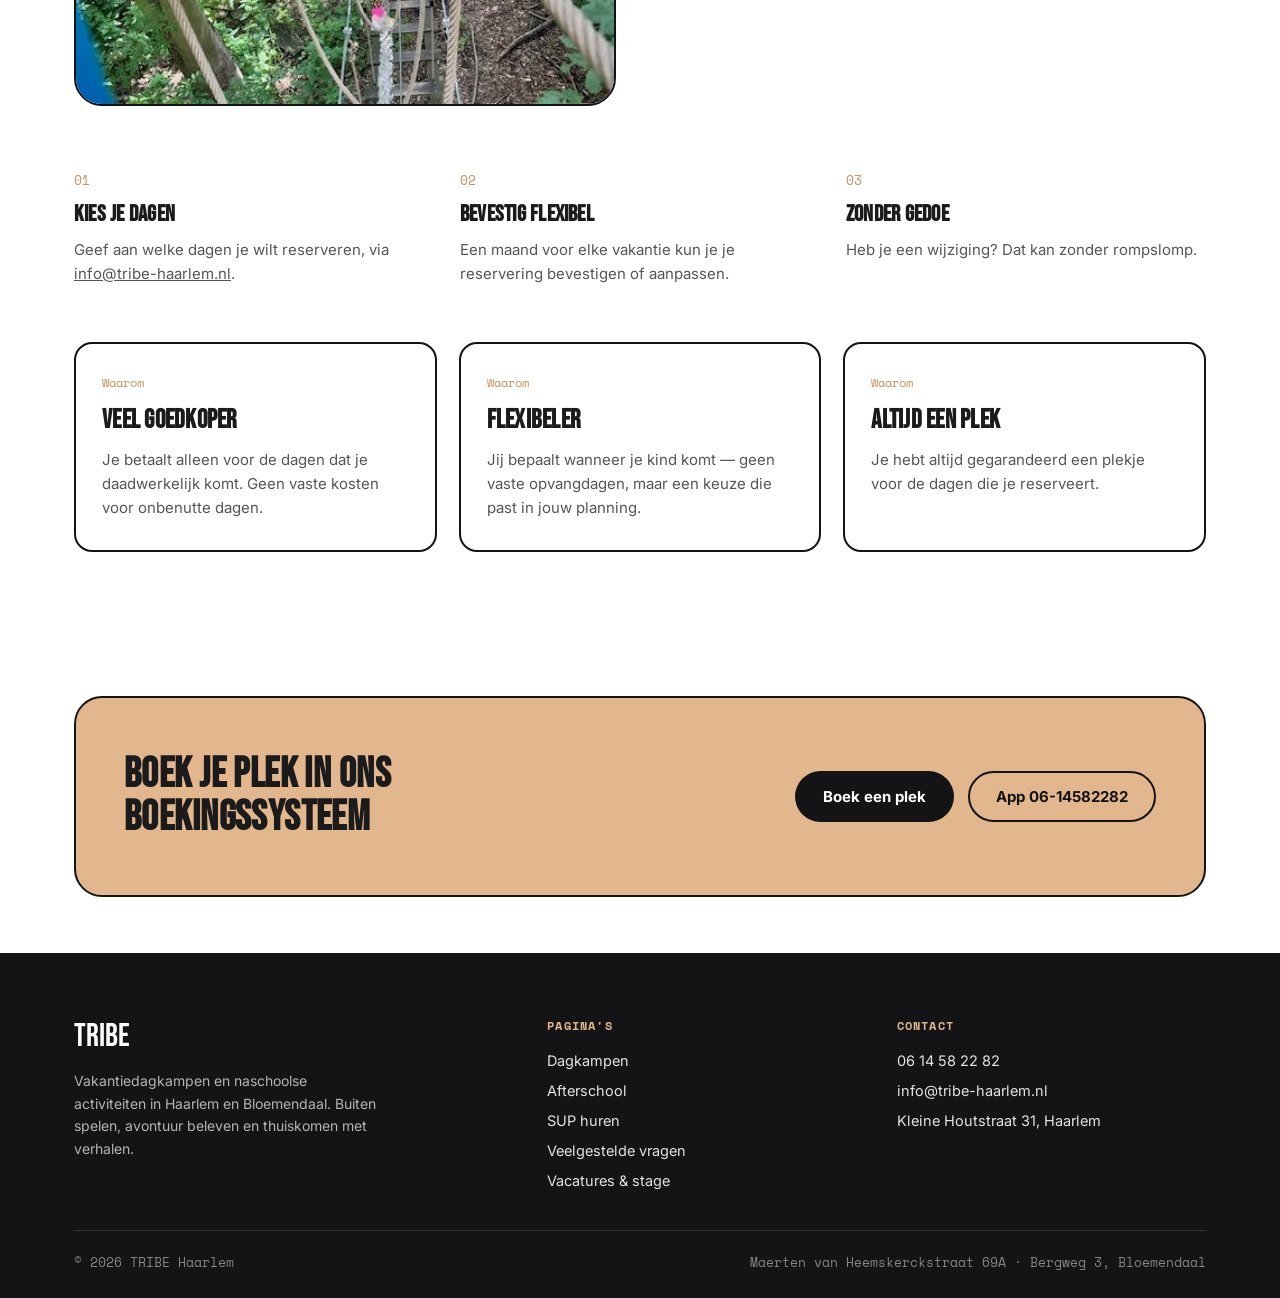
<file: dagkampen.html>
<!DOCTYPE html>
<html lang="nl"><head><meta charset="UTF-8"><meta name="viewport" content="width=device-width, initial-scale=1.0">
<title>Vakantiedagkampen — TRIBE Haarlem</title><meta name="description" content="Vakantiedagkampen bij TRIBE in Bloemendaal en Haarlem. €69 per dag, 3 of 5 dagen pakketten."><link rel="stylesheet" href="assets/style.css"><script>document.documentElement.className+=' js'</script></head>
<body>
<div class="topbar"><div class="wrap"><div class="topbar-links"><a href="tel:0614582282">06 14 58 22 82</a><a href="mailto:info@tribe-haarlem.nl">info@tribe-haarlem.nl</a></div><div>Zomervakantie: 6 juli t/m 14 augustus</div></div></div>
<header class="site-header"><nav class="nav wrap"><a href="index.html" class="logo">TRIBE<span>hlm</span></a><ul class="nav-links" id="navLinks"><li><a href="index.html">Home</a></li><li><a href="dagkampen.html" aria-current="page">Dagkampen</a></li><li><a href="afterschool.html">Afterschool</a></li><li><a href="sup.html">SUP huren</a></li><li><a href="faq.html">FAQ</a></li><li><a href="vacatures.html">Vacatures</a></li><li><a href="contact.html" class="nav-cta">Boek nu</a></li></ul>
<button class="burger" aria-label="Menu openen" aria-expanded="false"><span></span><span></span><span></span></button></nav></header>
<main>
<section class="page-hero"><div class="wrap"><div><div class="eyebrow">Alle schoolvakanties</div><h1>Vakantiedagkampen</h1><p>Dagen vol actie, creativiteit en vrijheid: hutten bouwen in de duinen, spannende spellen, sporten, creatieve workshops en samen op ontdekking.</p><div class="badge-strip"><span>Brengen & halen 08:00–18:00</span><span>Eten, drinken & materiaal inbegrepen</span><span>In de duinen bij scouting Elswout</span></div></div><div class="collage"><div class="photo-frame a"><img src="assets/photos/klimhut.jpg" alt="Kinderen klimmen in een hut van takken"></div><div class="photo-frame b"><img src="assets/photos/vuurtje.jpg" alt="Kinderen roosteren marshmallows boven een vuurtje"></div></div></div></section><section class="section"><div class="wrap two-col"><div><div class="eyebrow">Wat we bieden</div><h2 class="h2-md">Elke vakantie een nieuw avontuur</h2><p class="txt">Onze activiteiten wakkeren de creativiteit, samenwerking en avontuurlijke geest van kinderen aan, en zijn aangepast per leeftijdsgroep. Tijdens de zomervakantie (6 juli t/m 14 augustus) zijn we te vinden in de duinen bij de Oosterplas op Bergweg 3. Het volledige programma staat op onze Instagram.</p><p class="txt">Wil je de 3- of 5-daagse op losse, niet-aansluitende data inplannen? App of mail je boeking dan door, zodat wij dit handmatig kunnen verwerken.</p><div class="hero-actions"><a href="contact.html" class="btn btn-primary">Boek een plek</a><a href="https://wa.me/31614582282" class="btn btn-outline">App je boeking</a></div></div><div class="photo-frame"><img src="assets/photos/boomhut-duinen.jpg" alt="Kinderen spelen op een boomhut in de duinen" loading="lazy"></div></div></section><section class="section section-warm"><div class="wrap"><div class="section-head"><div class="eyebrow">Een dag bij TRIBE</div><h2>Dit gaat je kind beleven</h2><p>Hutten bouwen in de duinen, op ontdekking, samen iets maken: genoeg om nog lang over na te praten.</p></div><div class="strip"><div class="photo-frame"><img src="assets/photos/hut-lach.jpg" alt="Lachend kind in een zelfgebouwde hut" loading="lazy"><span class="photo-cap big">Bouwen</span></div><div class="photo-frame"><img src="assets/photos/duinpad.jpg" alt="Kinderen in roze hesjes lopen over een duinpad" loading="lazy"><span class="photo-cap big">Ontdekken</span></div><div class="photo-frame"><img src="assets/photos/koken-zand.jpg" alt="Kinderen koken samen in het zand" loading="lazy"><span class="photo-cap big">Samen</span></div></div></div></section><section class="section section-sand"><div class="wrap"><div class="section-head"><div class="eyebrow">Pakketten en prijzen</div><h2>Kies je aantal dagen</h2><p>Losse data kiezen voor de 3- of 5-daagse? Boek dan via de app zodat wij je boeking handmatig verwerken.</p></div><div class="price-grid">
<div class="price-card"><div class="tagname">Losse dag</div><div class="amount">€69<sub>,00</sub></div><p class="desc">Eén dagkamp, per dag te boeken. Ideaal om eerst kennis te maken met TRIBE.</p></div>
<div class="price-card featured"><div class="tagname">Kom 3 dagen</div><div class="amount">€199<sub>,00</sub></div><p class="desc">Deze dagen hoeven niet aansluitend te zijn.</p></div>
<div class="price-card"><div class="tagname">Kom 5 dagen</div><div class="amount">€299<sub>,00</sub></div><p class="desc">Ook deze dagen hoeven niet aansluitend te zijn.</p></div></div></div></section><section class="section" id="vakantieopvang"><div class="wrap"><div class="two-col reverse" style="margin-bottom:64px"><div><div class="section-head" style="margin-bottom:0"><div class="eyebrow">Alternatief voor reguliere opvang</div><h2>Vakanties i.p.v. reguliere opvang? Dat kan.</h2><p>Heb je liever vakantieavontuur dan reguliere opvang? Reserveer je vakantiedagen bij ons in plaats van de gebruikelijke opvang.</p></div></div><div class="photo-frame"><img src="assets/photos/klimpark.jpg" alt="Kind klimt in een klimpark" loading="lazy"></div></div><div class="steps"><div class="step"><h3>Kies je dagen</h3><p>Geef aan welke dagen je wilt reserveren, via <a href="mailto:info@tribe-haarlem.nl"><u class="l">info@tribe-haarlem.nl</u></a>.</p></div><div class="step"><h3>Bevestig flexibel</h3><p>Een maand voor elke vakantie kun je je reservering bevestigen of aanpassen.</p></div><div class="step"><h3>Zonder gedoe</h3><p>Heb je een wijziging? Dat kan zonder rompslomp.</p></div></div><div class="offer-grid" style="margin-top:56px"><div class="offer-card"><div class="offer-num">Waarom</div><h3>Veel goedkoper</h3><p>Je betaalt alleen voor de dagen dat je daadwerkelijk komt. Geen vaste kosten voor onbenutte dagen.</p></div><div class="offer-card"><div class="offer-num">Waarom</div><h3>Flexibeler</h3><p>Jij bepaalt wanneer je kind komt — geen vaste opvangdagen, maar een keuze die past in jouw planning.</p></div><div class="offer-card"><div class="offer-num">Waarom</div><h3>Altijd een plek</h3><p>Je hebt altijd gegarandeerd een plekje voor de dagen die je reserveert.</p></div></div></div></section><section class="section tight"><div class="wrap"><div class="cta-band"><h2>Boek je plek in ons boekingssysteem</h2><div class="hero-actions" style="margin-top:0"><a href="contact.html" class="btn btn-primary">Boek een plek</a><a href="https://wa.me/31614582282" class="btn btn-outline">App 06-14582282</a></div></div></div></section>
</main>
<footer class="site-footer"><div class="wrap"><div class="footer-grid">
<div><div class="footer-logo">TRIBE</div><p>Vakantiedagkampen en naschoolse activiteiten in Haarlem en Bloemendaal. Buiten spelen, avontuur beleven en thuiskomen met verhalen.</p></div>
<div class="footer-col"><h4>Pagina's</h4><ul><li><a href="dagkampen.html">Dagkampen</a></li><li><a href="afterschool.html">Afterschool</a></li><li><a href="sup.html">SUP huren</a></li><li><a href="faq.html">Veelgestelde vragen</a></li><li><a href="vacatures.html">Vacatures &amp; stage</a></li></ul></div>
<div class="footer-col"><h4>Contact</h4><ul><li><a href="tel:0614582282">06 14 58 22 82</a></li><li><a href="mailto:info@tribe-haarlem.nl">info@tribe-haarlem.nl</a></li><li><a href="contact.html">Kleine Houtstraat 31, Haarlem</a></li></ul></div>
</div><div class="footer-bottom"><span>© 2026 TRIBE Haarlem</span><span>Maerten van Heemskerckstraat 69A · Bergweg 3, Bloemendaal</span></div></div></footer>
<a href="https://wa.me/31614582282" class="whatsapp-float" aria-label="App ons op WhatsApp"><svg width="26" height="26" viewBox="0 0 24 24" fill="currentColor"><path d="M12.04 2C6.58 2 2.13 6.45 2.13 11.91c0 1.75.46 3.45 1.32 4.95L2.05 22l5.25-1.38a9.9 9.9 0 0 0 4.74 1.21h.01c5.46 0 9.9-4.45 9.9-9.91C21.95 6.45 17.5 2 12.04 2zm0 18.12h-.01a8.2 8.2 0 0 1-4.18-1.15l-.3-.18-3.12.82.83-3.04-.2-.31a8.17 8.17 0 0 1-1.26-4.35c0-4.53 3.69-8.22 8.24-8.22 2.2 0 4.27.86 5.83 2.42a8.18 8.18 0 0 1 2.41 5.81c0 4.53-3.69 8.2-8.24 8.2zm4.52-6.16c-.25-.12-1.47-.72-1.69-.81-.23-.08-.39-.12-.56.13-.17.25-.64.81-.78.97-.14.17-.29.19-.53.06-.25-.12-1.05-.39-2-1.23-.74-.66-1.24-1.47-1.39-1.72-.14-.25-.02-.38.11-.51.11-.11.25-.29.37-.43.12-.14.16-.25.25-.41.08-.17.04-.31-.02-.43-.06-.12-.56-1.35-.77-1.85-.2-.48-.41-.42-.56-.43-.14-.01-.31-.01-.48-.01-.17 0-.43.06-.66.31-.23.25-.86.84-.86 2.04 0 1.2.88 2.37 1 2.53.12.17 1.73 2.64 4.19 3.7.58.25 1.04.4 1.4.51.59.19 1.12.16 1.54.1.47-.07 1.47-.6 1.68-1.18.21-.58.21-1.07.15-1.18-.06-.11-.23-.17-.48-.29z"/></svg></a>
<script src="assets/script.js"></script></body></html>
</file>
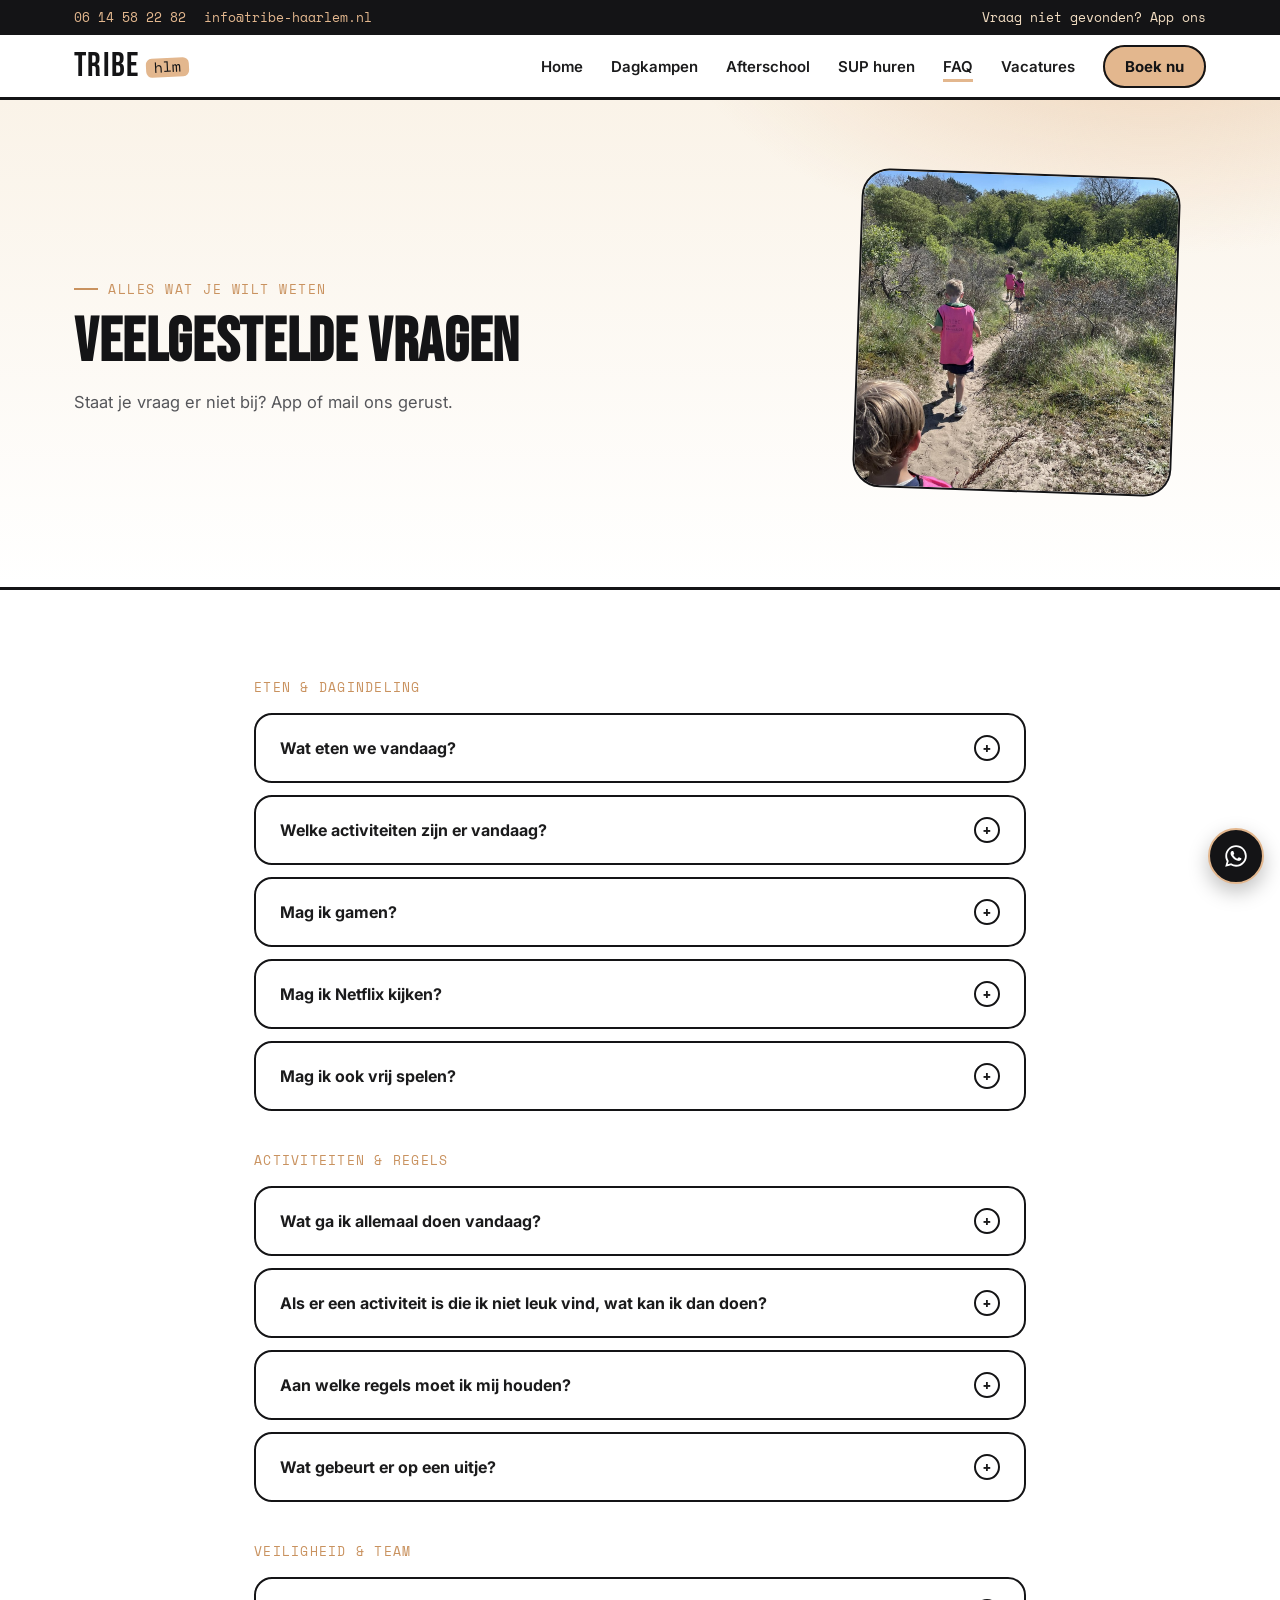
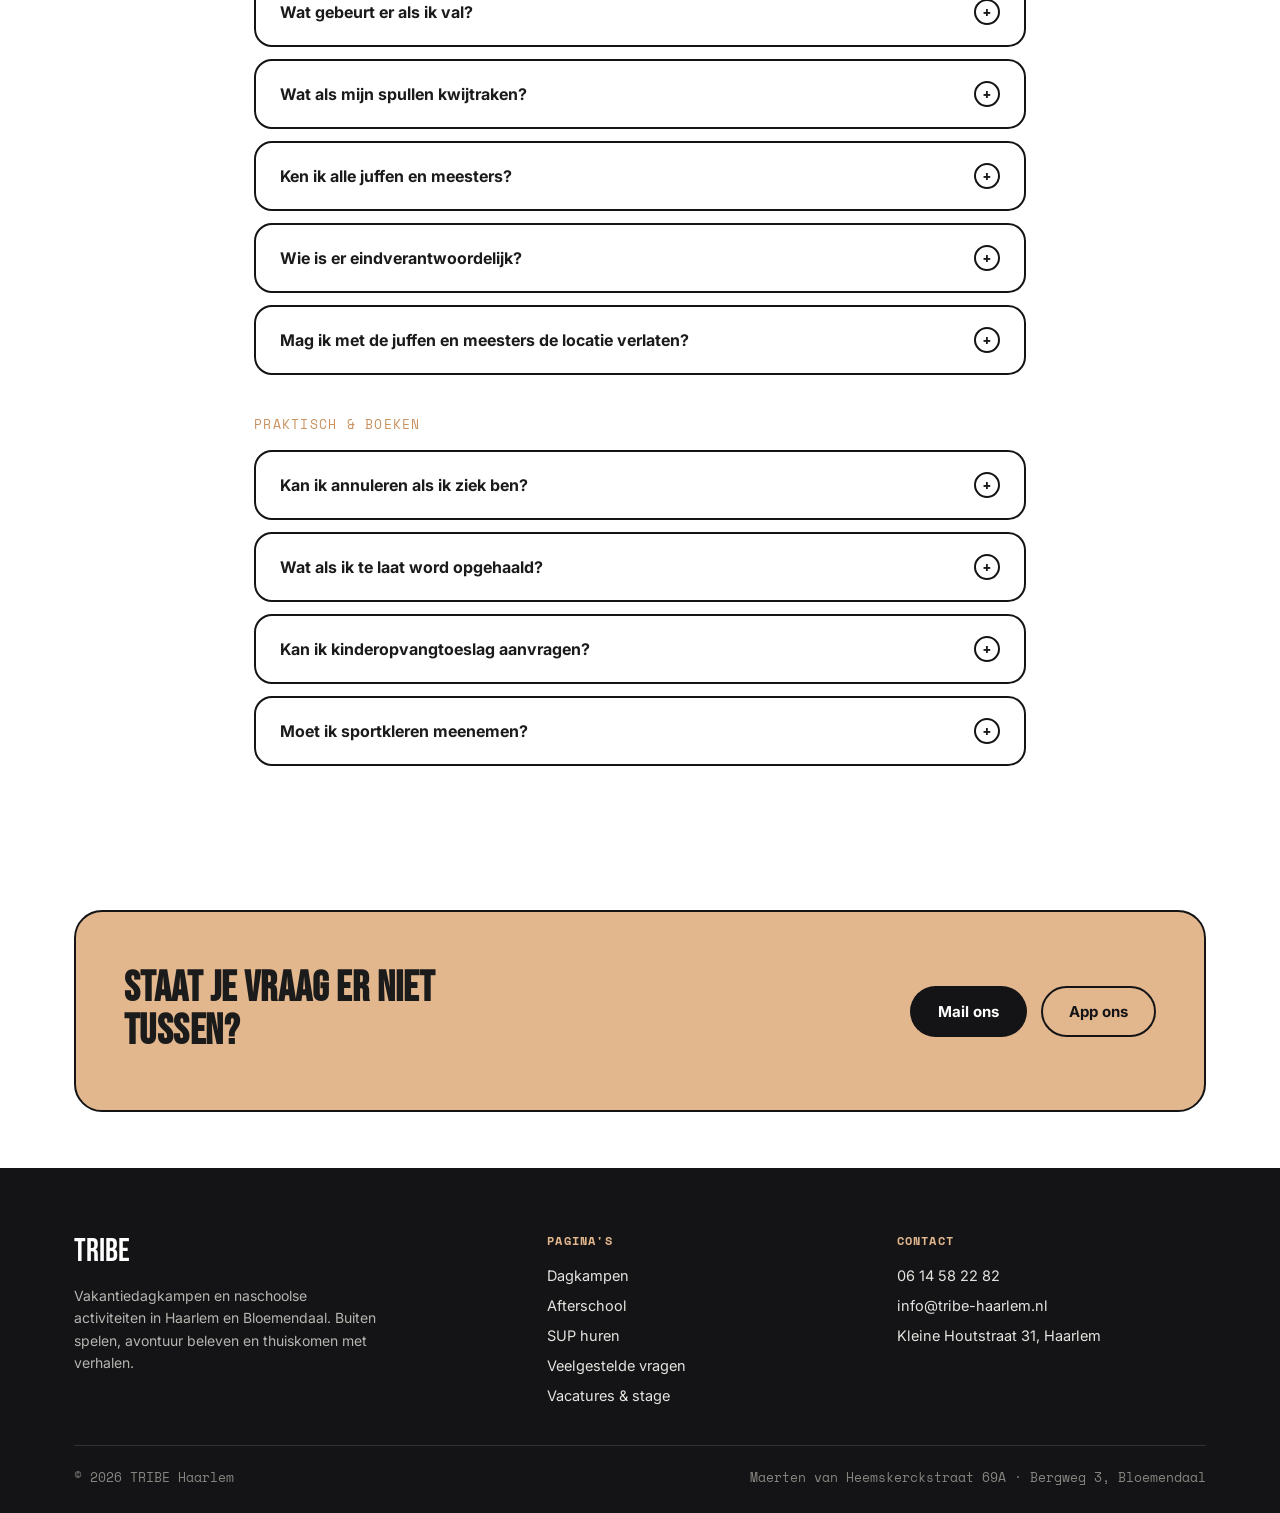
<file: faq.html>
<!DOCTYPE html>
<html lang="nl"><head><meta charset="UTF-8"><meta name="viewport" content="width=device-width, initial-scale=1.0">
<title>Veelgestelde vragen — TRIBE Haarlem</title><meta name="description" content="Veelgestelde vragen over TRIBE dagkampen en afterschool."><link rel="stylesheet" href="assets/style.css"><script>document.documentElement.className+=' js'</script></head>
<body>
<div class="topbar"><div class="wrap"><div class="topbar-links"><a href="tel:0614582282">06 14 58 22 82</a><a href="mailto:info@tribe-haarlem.nl">info@tribe-haarlem.nl</a></div><div>Vraag niet gevonden? App ons</div></div></div>
<header class="site-header"><nav class="nav wrap"><a href="index.html" class="logo">TRIBE<span>hlm</span></a><ul class="nav-links" id="navLinks"><li><a href="index.html">Home</a></li><li><a href="dagkampen.html">Dagkampen</a></li><li><a href="afterschool.html">Afterschool</a></li><li><a href="sup.html">SUP huren</a></li><li><a href="faq.html" aria-current="page">FAQ</a></li><li><a href="vacatures.html">Vacatures</a></li><li><a href="contact.html" class="nav-cta">Boek nu</a></li></ul>
<button class="burger" aria-label="Menu openen" aria-expanded="false"><span></span><span></span><span></span></button></nav></header>
<main>
<section class="page-hero"><div class="wrap"><div><div class="eyebrow">Alles wat je wilt weten</div><h1>Veelgestelde vragen</h1><p>Staat je vraag er niet bij? App of mail ons gerust.</p></div><div class="collage one"><div class="photo-frame a"><img src="assets/photos/duinpad.jpg" alt="Kinderen in roze hesjes lopen over een duinpad"></div></div></div></section><section class="section"><div class="wrap" style="max-width:820px"><div class="faq-cat">Eten & dagindeling</div><div class="faq-list"><div class="faq-item"><button class="faq-q"><span>Wat eten we vandaag?</span><span class="plus">+</span></button><div class="faq-a"><div class="faq-a-inner">Op de naschoolse dagen eten we bij binnenkomst fruit en crackers. Tijdens de vakanties en op studiedagen eten we fruit rond 10:00 uur en hebben we een afwisselende lunch — broodjes, wraps of tosti's.</div></div></div><div class="faq-item"><button class="faq-q"><span>Welke activiteiten zijn er vandaag?</span><span class="plus">+</span></button><div class="faq-a"><div class="faq-a-inner">Omdat de workshops en sportactiviteiten dagelijks verschillen en we rekening houden met het weer en populariteit, is het elke dag een verrassing. Op onze socials laten we zien wat we van plan zijn — dit kan nog wijzigen. Wel zeker: er is elke dag een workshop en sportactiviteit passend bij leeftijdsgroep en interesse.</div></div></div><div class="faq-item"><button class="faq-q"><span>Mag ik gamen?</span><span class="plus">+</span></button><div class="faq-a"><div class="faq-a-inner">Ja, tussen de workshops en sportactiviteiten is er een vrij spel-moment van een half uur. Eén keer per dag mag je kiezen om te gamen — het assortiment kiezen wij zelf, passend bij de leeftijd.</div></div></div><div class="faq-item"><button class="faq-q"><span>Mag ik Netflix kijken?</span><span class="plus">+</span></button><div class="faq-a"><div class="faq-a-inner">Aan het eind van de dag, als je nog aanwezig bent, mag er tv gekeken worden als we niet ergens anders mee bezig zijn. Wij kiezen het programma, met voorkeur voor educatieve programma's op NPO. Tijdens vakanties kan "bioscoop" op de agenda staan: dan toveren we de zaal om en kijken we een kinderfilm.</div></div></div><div class="faq-item"><button class="faq-q"><span>Mag ik ook vrij spelen?</span><span class="plus">+</span></button><div class="faq-a"><div class="faq-a-inner">Ja, er is ruimte voor vrij spel tussen de activiteiten door: verkleden, kleuren, strijkkralen of optreden. Voor de grotere kinderen is er ook ruimte om te gamen, te tafelvoetballen of een potje UNO te spelen.</div></div></div></div><div class="faq-cat">Activiteiten & regels</div><div class="faq-list"><div class="faq-item"><button class="faq-q"><span>Wat ga ik allemaal doen vandaag?</span><span class="plus">+</span></button><div class="faq-a"><div class="faq-a-inner">Op onze socials geven we een sneak peek van de planning, al kan dit wijzigen. Tijdens de naschoolse activiteiten volgen we altijd hetzelfde ritueel: ophalen, verzamelen, wat eten en drinken, en bespreken wat er op de planning staat. Daarna word je ingedeeld op activiteiten en workshops.</div></div></div><div class="faq-item"><button class="faq-q"><span>Als er een activiteit is die ik niet leuk vind, wat kan ik dan doen?</span><span class="plus">+</span></button><div class="faq-a"><div class="faq-a-inner">De activiteiten worden vooraf besproken en je mag meekiezen. Valt het toch tegen, dan bekijken we samen de mogelijkheden — je kunt bijvoorbeeld meedoen aan een andere workshop.</div></div></div><div class="faq-item"><button class="faq-q"><span>Aan welke regels moet ik mij houden?</span><span class="plus">+</span></button><div class="faq-a"><div class="faq-a-inner">De algemene regels hangen in de ruimte en zijn er voor veiligheid en respect. We voeren een zero scheld- en pestbeleid. Voor een activiteit worden de regels uitgelegd en vertellen we wat er van jullie verwacht wordt.</div></div></div><div class="faq-item"><button class="faq-q"><span>Wat gebeurt er op een uitje?</span><span class="plus">+</span></button><div class="faq-a"><div class="faq-a-inner">Uitjes worden vooraf doorgenomen: waar we naartoe gaan, waarom en hoe lang. Buiten de locatie draagt iedereen een herkenbaar vestje en zijn de begeleiders telefonisch bereikbaar. Gaat een ouder niet akkoord, dan kan het kind op de locatie blijven voor een andere activiteit.</div></div></div></div><div class="faq-cat">Veiligheid & team</div><div class="faq-list"><div class="faq-item"><button class="faq-q"><span>Wat gebeurt er als ik val?</span><span class="plus">+</span></button><div class="faq-a"><div class="faq-a-inner">Vallen kan altijd gebeuren. TRIBE is in geen enkel geval aansprakelijk voor letsel tijdens de uren die bij ons worden afgenomen — bij sporten, buitenspelen en dansen schuilt altijd een risico. Wij doen er alles aan om jullie veilig te houden: er is altijd iemand aanwezig met kinder-EHBO, en ons team bestaat uit gediplomeerde pedagogisch medewerkers met een verklaring omtrent gedrag.</div></div></div><div class="faq-item"><button class="faq-q"><span>Wat als mijn spullen kwijtraken?</span><span class="plus">+</span></button><div class="faq-a"><div class="faq-a-inner">Het meenemen van eigendommen is op eigen risico. Wij doen ons best alles bij elkaar te houden, maar er kan iets kwijtraken. Kleding die vies of kapot raakt tijdens spel of workshops is ook op eigen risico — kies kleding die vies mag worden.</div></div></div><div class="faq-item"><button class="faq-q"><span>Ken ik alle juffen en meesters?</span><span class="plus">+</span></button><div class="faq-a"><div class="faq-a-inner">Wij werken met een vaste groep van 5 pedagogisch medewerkers. Komt er een nieuwe juf of meester bij, of kom je voor het eerst? Dan leer je ons snel kennen.</div></div></div><div class="faq-item"><button class="faq-q"><span>Wie is er eindverantwoordelijk?</span><span class="plus">+</span></button><div class="faq-a"><div class="faq-a-inner">Jouw verzorgers, ook tijdens de uren bij TRIBE — zij kennen jou en schatten in of je klaar bent voor TRIBE. Binnen onze macht nemen wij uiteraard onze verantwoordelijkheid als gediplomeerde pedagogisch medewerkers met een verklaring omtrent goed gedrag.</div></div></div><div class="faq-item"><button class="faq-q"><span>Mag ik met de juffen en meesters de locatie verlaten?</span><span class="plus">+</span></button><div class="faq-a"><div class="faq-a-inner">Ja. Zodra je bij TRIBE uren boekt, gaan je verzorgers akkoord met het verlaten van de locatie — bij uitjes, of tijdens vrij spel in een speeltuin of buiten sporten. Is dit niet gewenst? Geef het aan bij Opmerkingen tijdens de boeking.</div></div></div></div><div class="faq-cat">Praktisch & boeken</div><div class="faq-list"><div class="faq-item"><button class="faq-q"><span>Kan ik annuleren als ik ziek ben?</span><span class="plus">+</span></button><div class="faq-a"><div class="faq-a-inner">Nee, maar je kunt tot 1 maand van tevoren annuleren. Wij houden rekening met de bezetting van personeel versus kinderen.</div></div></div><div class="faq-item"><button class="faq-q"><span>Wat als ik te laat word opgehaald?</span><span class="plus">+</span></button><div class="faq-a"><div class="faq-a-inner">Er kan altijd file of een noodgeval zijn. Online kun je een uur bijboeken — bel of app ons even om het door te geven.</div></div></div><div class="faq-item"><button class="faq-q"><span>Kan ik kinderopvangtoeslag aanvragen?</span><span class="plus">+</span></button><div class="faq-a"><div class="faq-a-inner">Nee, TRIBE is geen opvangorganisatie — wij organiseren activiteiten en vakantiekampen.</div></div></div><div class="faq-item"><button class="faq-q"><span>Moet ik sportkleren meenemen?</span><span class="plus">+</span></button><div class="faq-a"><div class="faq-a-inner">Je mag je eigen sportkleding meenemen. Op locatie hebben we ook t-shirts liggen voor tijdens sportactiviteiten.</div></div></div></div></div></section><section class="section tight"><div class="wrap"><div class="cta-band"><h2>Staat je vraag er niet tussen?</h2><div class="hero-actions" style="margin-top:0"><a href="mailto:info@tribe-haarlem.nl" class="btn btn-primary">Mail ons</a><a href="https://wa.me/31614582282" class="btn btn-outline">App ons</a></div></div></div></section>
</main>
<footer class="site-footer"><div class="wrap"><div class="footer-grid">
<div><div class="footer-logo">TRIBE</div><p>Vakantiedagkampen en naschoolse activiteiten in Haarlem en Bloemendaal. Buiten spelen, avontuur beleven en thuiskomen met verhalen.</p></div>
<div class="footer-col"><h4>Pagina's</h4><ul><li><a href="dagkampen.html">Dagkampen</a></li><li><a href="afterschool.html">Afterschool</a></li><li><a href="sup.html">SUP huren</a></li><li><a href="faq.html">Veelgestelde vragen</a></li><li><a href="vacatures.html">Vacatures &amp; stage</a></li></ul></div>
<div class="footer-col"><h4>Contact</h4><ul><li><a href="tel:0614582282">06 14 58 22 82</a></li><li><a href="mailto:info@tribe-haarlem.nl">info@tribe-haarlem.nl</a></li><li><a href="contact.html">Kleine Houtstraat 31, Haarlem</a></li></ul></div>
</div><div class="footer-bottom"><span>© 2026 TRIBE Haarlem</span><span>Maerten van Heemskerckstraat 69A · Bergweg 3, Bloemendaal</span></div></div></footer>
<a href="https://wa.me/31614582282" class="whatsapp-float" aria-label="App ons op WhatsApp"><svg width="26" height="26" viewBox="0 0 24 24" fill="currentColor"><path d="M12.04 2C6.58 2 2.13 6.45 2.13 11.91c0 1.75.46 3.45 1.32 4.95L2.05 22l5.25-1.38a9.9 9.9 0 0 0 4.74 1.21h.01c5.46 0 9.9-4.45 9.9-9.91C21.95 6.45 17.5 2 12.04 2zm0 18.12h-.01a8.2 8.2 0 0 1-4.18-1.15l-.3-.18-3.12.82.83-3.04-.2-.31a8.17 8.17 0 0 1-1.26-4.35c0-4.53 3.69-8.22 8.24-8.22 2.2 0 4.27.86 5.83 2.42a8.18 8.18 0 0 1 2.41 5.81c0 4.53-3.69 8.2-8.24 8.2zm4.52-6.16c-.25-.12-1.47-.72-1.69-.81-.23-.08-.39-.12-.56.13-.17.25-.64.81-.78.97-.14.17-.29.19-.53.06-.25-.12-1.05-.39-2-1.23-.74-.66-1.24-1.47-1.39-1.72-.14-.25-.02-.38.11-.51.11-.11.25-.29.37-.43.12-.14.16-.25.25-.41.08-.17.04-.31-.02-.43-.06-.12-.56-1.35-.77-1.85-.2-.48-.41-.42-.56-.43-.14-.01-.31-.01-.48-.01-.17 0-.43.06-.66.31-.23.25-.86.84-.86 2.04 0 1.2.88 2.37 1 2.53.12.17 1.73 2.64 4.19 3.7.58.25 1.04.4 1.4.51.59.19 1.12.16 1.54.1.47-.07 1.47-.6 1.68-1.18.21-.58.21-1.07.15-1.18-.06-.11-.23-.17-.48-.29z"/></svg></a>
<script src="assets/script.js"></script></body></html>
</file>
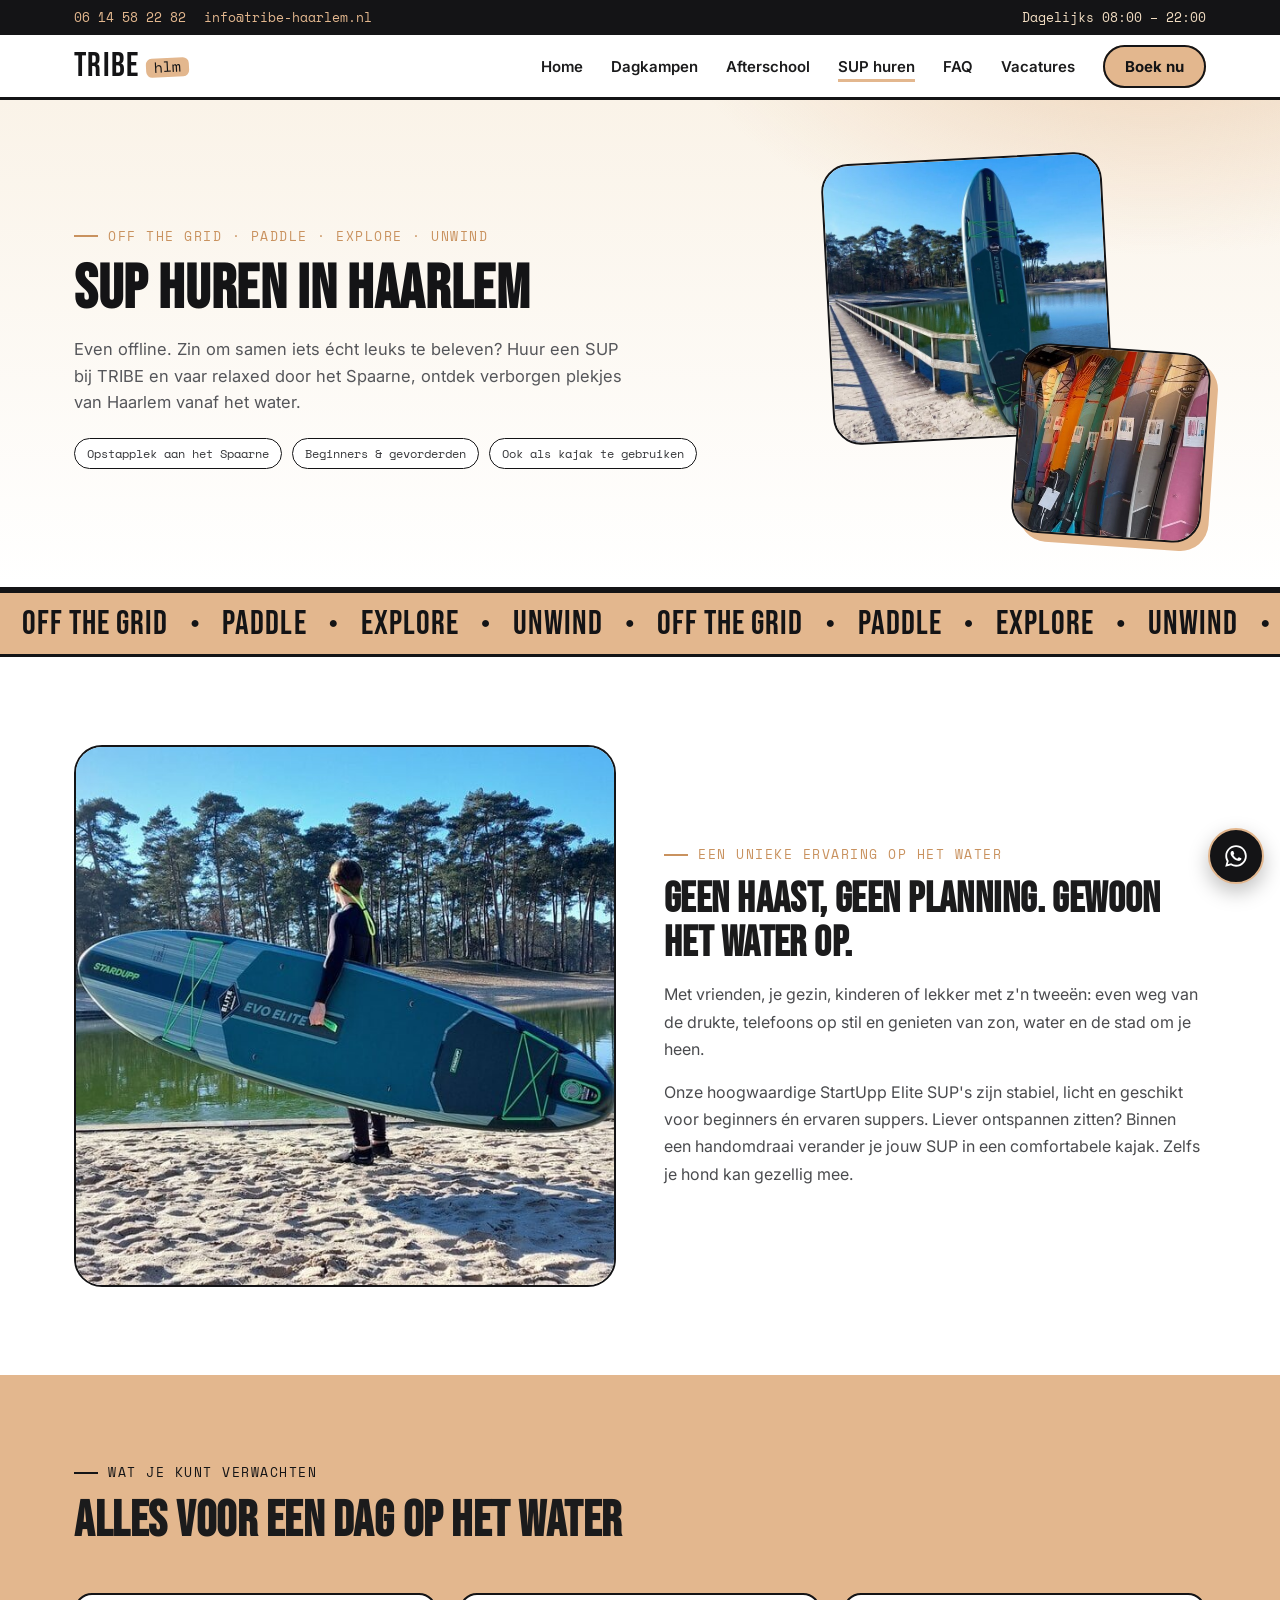
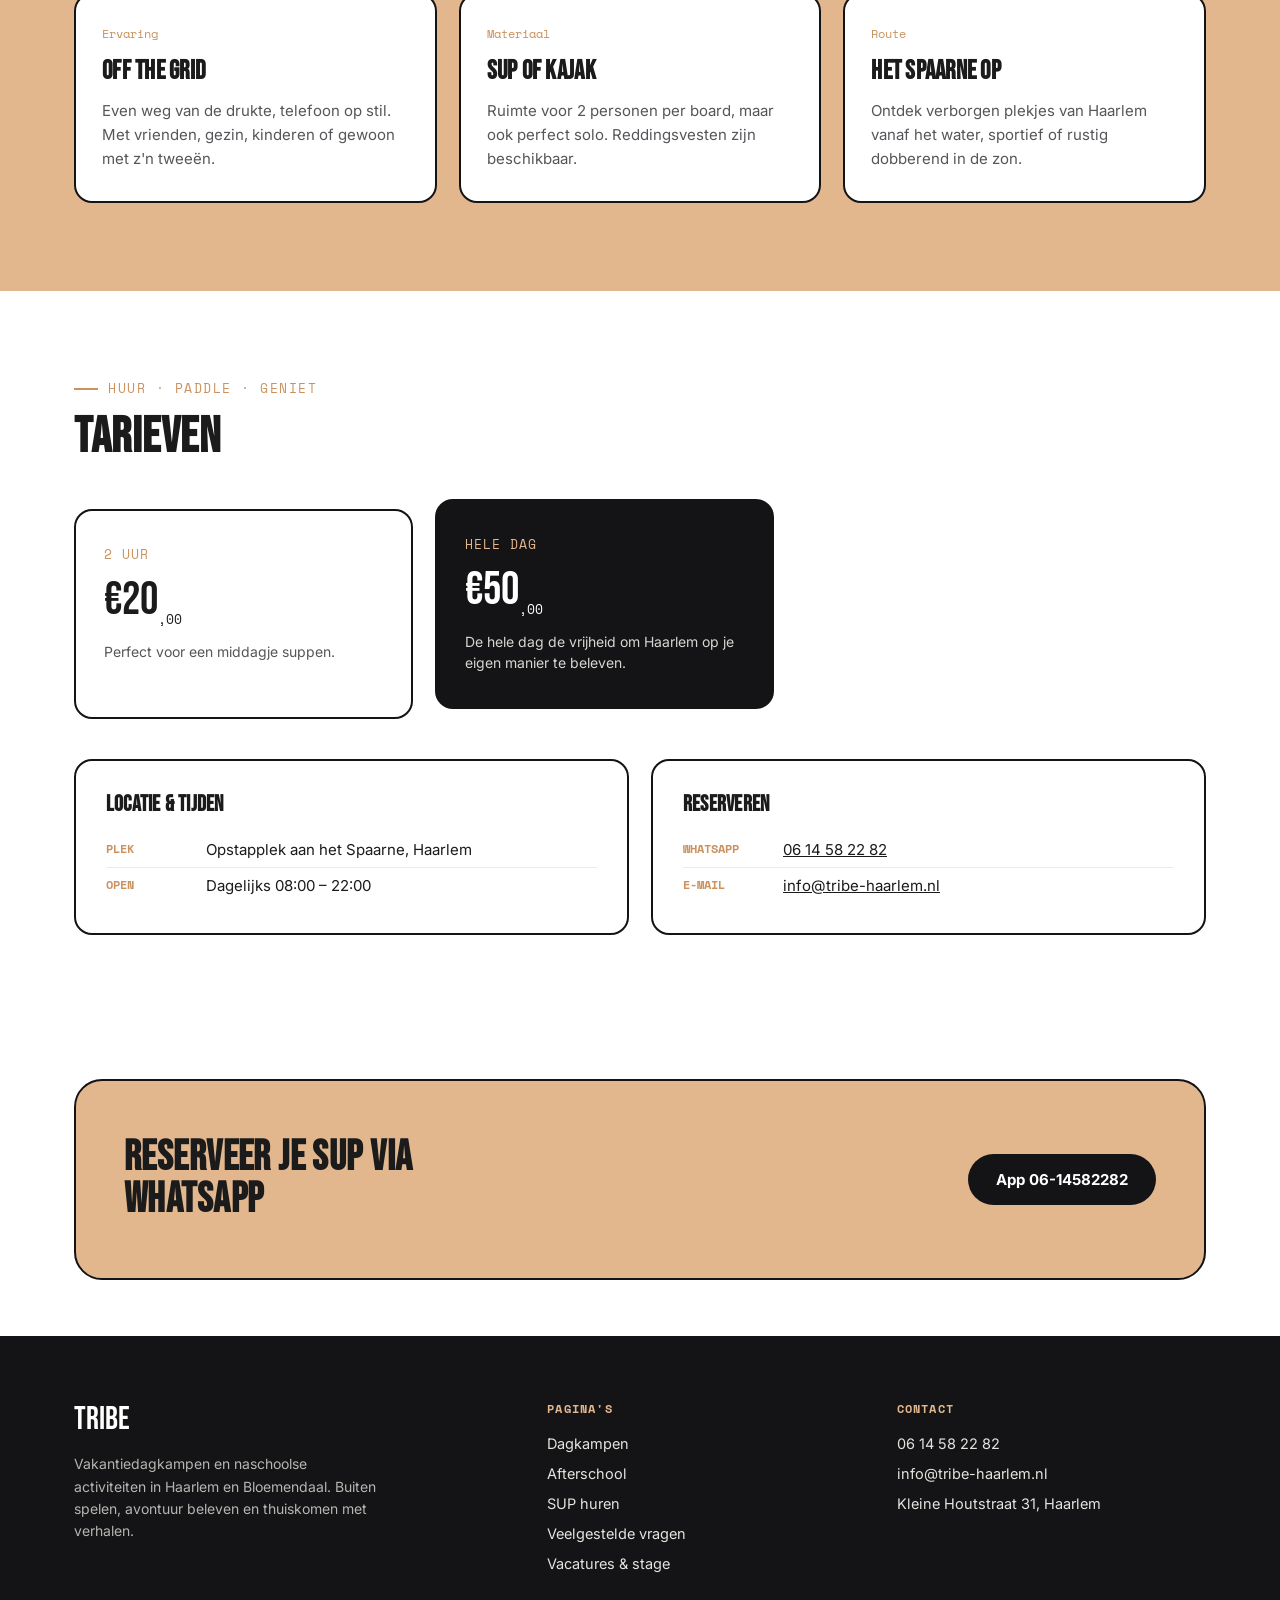
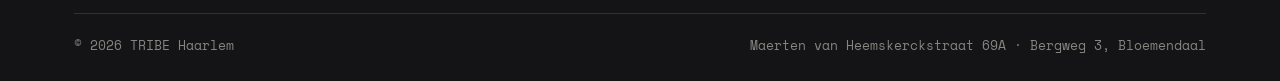
<file: sup.html>
<!DOCTYPE html>
<html lang="nl"><head><meta charset="UTF-8"><meta name="viewport" content="width=device-width, initial-scale=1.0">
<title>SUP huren Haarlem — TRIBE</title><meta name="description" content="SUP huren aan het Spaarne in Haarlem. €20 voor 2 uur of €50 per dag."><link rel="stylesheet" href="assets/style.css"><script>document.documentElement.className+=' js'</script></head>
<body>
<div class="topbar"><div class="wrap"><div class="topbar-links"><a href="tel:0614582282">06 14 58 22 82</a><a href="mailto:info@tribe-haarlem.nl">info@tribe-haarlem.nl</a></div><div>Dagelijks 08:00 – 22:00</div></div></div>
<header class="site-header"><nav class="nav wrap"><a href="index.html" class="logo">TRIBE<span>hlm</span></a><ul class="nav-links" id="navLinks"><li><a href="index.html">Home</a></li><li><a href="dagkampen.html">Dagkampen</a></li><li><a href="afterschool.html">Afterschool</a></li><li><a href="sup.html" aria-current="page">SUP huren</a></li><li><a href="faq.html">FAQ</a></li><li><a href="vacatures.html">Vacatures</a></li><li><a href="contact.html" class="nav-cta">Boek nu</a></li></ul>
<button class="burger" aria-label="Menu openen" aria-expanded="false"><span></span><span></span><span></span></button></nav></header>
<main>
<section class="page-hero"><div class="wrap"><div><div class="eyebrow">Off the grid · paddle · explore · unwind</div><h1>SUP huren in Haarlem</h1><p>Even offline. Zin om samen iets écht leuks te beleven? Huur een SUP bij TRIBE en vaar relaxed door het Spaarne, ontdek verborgen plekjes van Haarlem vanaf het water.</p><div class="badge-strip"><span>Opstapplek aan het Spaarne</span><span>Beginners & gevorderden</span><span>Ook als kajak te gebruiken</span></div></div><div class="collage"><div class="photo-frame a"><img src="assets/photos/sup-pier.jpg" alt="Stand-up paddle board op een steiger aan het water"></div><div class="photo-frame b"><img src="assets/photos/sup-rek.jpg" alt="Rek met verschillende SUP boards"></div></div></div></section><div class="marquee" aria-hidden="true"><div class="marquee-track"><span>Off the grid</span><span class="dotsep">●</span><span>Paddle</span><span class="dotsep">●</span><span>Explore</span><span class="dotsep">●</span><span>Unwind</span><span class="dotsep">●</span><span>Off the grid</span><span class="dotsep">●</span><span>Paddle</span><span class="dotsep">●</span><span>Explore</span><span class="dotsep">●</span><span>Unwind</span><span class="dotsep">●</span><span>Off the grid</span><span class="dotsep">●</span><span>Paddle</span><span class="dotsep">●</span><span>Explore</span><span class="dotsep">●</span><span>Unwind</span><span class="dotsep">●</span><span>Off the grid</span><span class="dotsep">●</span><span>Paddle</span><span class="dotsep">●</span><span>Explore</span><span class="dotsep">●</span><span>Unwind</span><span class="dotsep">●</span></div></div><section class="section"><div class="wrap two-col reverse"><div><div class="eyebrow">Een unieke ervaring op het water</div><h2 class="h2-md">Geen haast, geen planning. Gewoon het water op.</h2><p class="txt">Met vrienden, je gezin, kinderen of lekker met z'n tweeën: even weg van de drukte, telefoons op stil en genieten van zon, water en de stad om je heen.</p><p class="txt">Onze hoogwaardige StartUpp Elite SUP's zijn stabiel, licht en geschikt voor beginners én ervaren suppers. Liever ontspannen zitten? Binnen een handomdraai verander je jouw SUP in een comfortabele kajak. Zelfs je hond kan gezellig mee.</p></div><div class="photo-frame"><img src="assets/photos/sup-draagt.jpg" alt="Persoon draagt een SUP board over het zand bij het water" loading="lazy"></div></div></section><section class="section section-warm"><div class="wrap"><div class="section-head"><div class="eyebrow">Wat je kunt verwachten</div><h2>Alles voor een dag op het water</h2></div><div class="offer-grid"><div class="offer-card"><div class="offer-num">Ervaring</div><h3>Off the grid</h3><p>Even weg van de drukte, telefoon op stil. Met vrienden, gezin, kinderen of gewoon met z'n tweeën.</p></div><div class="offer-card"><div class="offer-num">Materiaal</div><h3>SUP of kajak</h3><p>Ruimte voor 2 personen per board, maar ook perfect solo. Reddingsvesten zijn beschikbaar.</p></div><div class="offer-card"><div class="offer-num">Route</div><h3>Het Spaarne op</h3><p>Ontdek verborgen plekjes van Haarlem vanaf het water, sportief of rustig dobberend in de zon.</p></div></div></div></section><section class="section"><div class="wrap"><div class="section-head"><div class="eyebrow">Huur · paddle · geniet</div><h2>Tarieven</h2></div><div class="price-grid" style="grid-template-columns:repeat(2,1fr);max-width:700px"><div class="price-card"><div class="tagname">2 uur</div><div class="amount">€20<sub>,00</sub></div><p class="desc">Perfect voor een middagje suppen.</p></div><div class="price-card featured"><div class="tagname">Hele dag</div><div class="amount">€50<sub>,00</sub></div><p class="desc">De hele dag de vrijheid om Haarlem op je eigen manier te beleven.</p></div></div><div class="info-grid" style="margin-top:40px"><div class="info-card"><h3>Locatie &amp; tijden</h3><div class="row"><strong>Plek</strong><span>Opstapplek aan het Spaarne, Haarlem</span></div><div class="row"><strong>Open</strong><span>Dagelijks 08:00 – 22:00</span></div></div><div class="info-card"><h3>Reserveren</h3><div class="row"><strong>WhatsApp</strong><span><a href="https://wa.me/31614582282"><u class="l">06 14 58 22 82</u></a></span></div><div class="row"><strong>E-mail</strong><span><a href="mailto:info@tribe-haarlem.nl"><u class="l">info@tribe-haarlem.nl</u></a></span></div></div></div></div></section><section class="section tight"><div class="wrap"><div class="cta-band"><h2>Reserveer je SUP via WhatsApp</h2><div class="hero-actions" style="margin-top:0"><a href="https://wa.me/31614582282" class="btn btn-primary">App 06-14582282</a></div></div></div></section>
</main>
<footer class="site-footer"><div class="wrap"><div class="footer-grid">
<div><div class="footer-logo">TRIBE</div><p>Vakantiedagkampen en naschoolse activiteiten in Haarlem en Bloemendaal. Buiten spelen, avontuur beleven en thuiskomen met verhalen.</p></div>
<div class="footer-col"><h4>Pagina's</h4><ul><li><a href="dagkampen.html">Dagkampen</a></li><li><a href="afterschool.html">Afterschool</a></li><li><a href="sup.html">SUP huren</a></li><li><a href="faq.html">Veelgestelde vragen</a></li><li><a href="vacatures.html">Vacatures &amp; stage</a></li></ul></div>
<div class="footer-col"><h4>Contact</h4><ul><li><a href="tel:0614582282">06 14 58 22 82</a></li><li><a href="mailto:info@tribe-haarlem.nl">info@tribe-haarlem.nl</a></li><li><a href="contact.html">Kleine Houtstraat 31, Haarlem</a></li></ul></div>
</div><div class="footer-bottom"><span>© 2026 TRIBE Haarlem</span><span>Maerten van Heemskerckstraat 69A · Bergweg 3, Bloemendaal</span></div></div></footer>
<a href="https://wa.me/31614582282" class="whatsapp-float" aria-label="App ons op WhatsApp"><svg width="26" height="26" viewBox="0 0 24 24" fill="currentColor"><path d="M12.04 2C6.58 2 2.13 6.45 2.13 11.91c0 1.75.46 3.45 1.32 4.95L2.05 22l5.25-1.38a9.9 9.9 0 0 0 4.74 1.21h.01c5.46 0 9.9-4.45 9.9-9.91C21.95 6.45 17.5 2 12.04 2zm0 18.12h-.01a8.2 8.2 0 0 1-4.18-1.15l-.3-.18-3.12.82.83-3.04-.2-.31a8.17 8.17 0 0 1-1.26-4.35c0-4.53 3.69-8.22 8.24-8.22 2.2 0 4.27.86 5.83 2.42a8.18 8.18 0 0 1 2.41 5.81c0 4.53-3.69 8.2-8.24 8.2zm4.52-6.16c-.25-.12-1.47-.72-1.69-.81-.23-.08-.39-.12-.56.13-.17.25-.64.81-.78.97-.14.17-.29.19-.53.06-.25-.12-1.05-.39-2-1.23-.74-.66-1.24-1.47-1.39-1.72-.14-.25-.02-.38.11-.51.11-.11.25-.29.37-.43.12-.14.16-.25.25-.41.08-.17.04-.31-.02-.43-.06-.12-.56-1.35-.77-1.85-.2-.48-.41-.42-.56-.43-.14-.01-.31-.01-.48-.01-.17 0-.43.06-.66.31-.23.25-.86.84-.86 2.04 0 1.2.88 2.37 1 2.53.12.17 1.73 2.64 4.19 3.7.58.25 1.04.4 1.4.51.59.19 1.12.16 1.54.1.47-.07 1.47-.6 1.68-1.18.21-.58.21-1.07.15-1.18-.06-.11-.23-.17-.48-.29z"/></svg></a>
<script src="assets/script.js"></script></body></html>
</file>
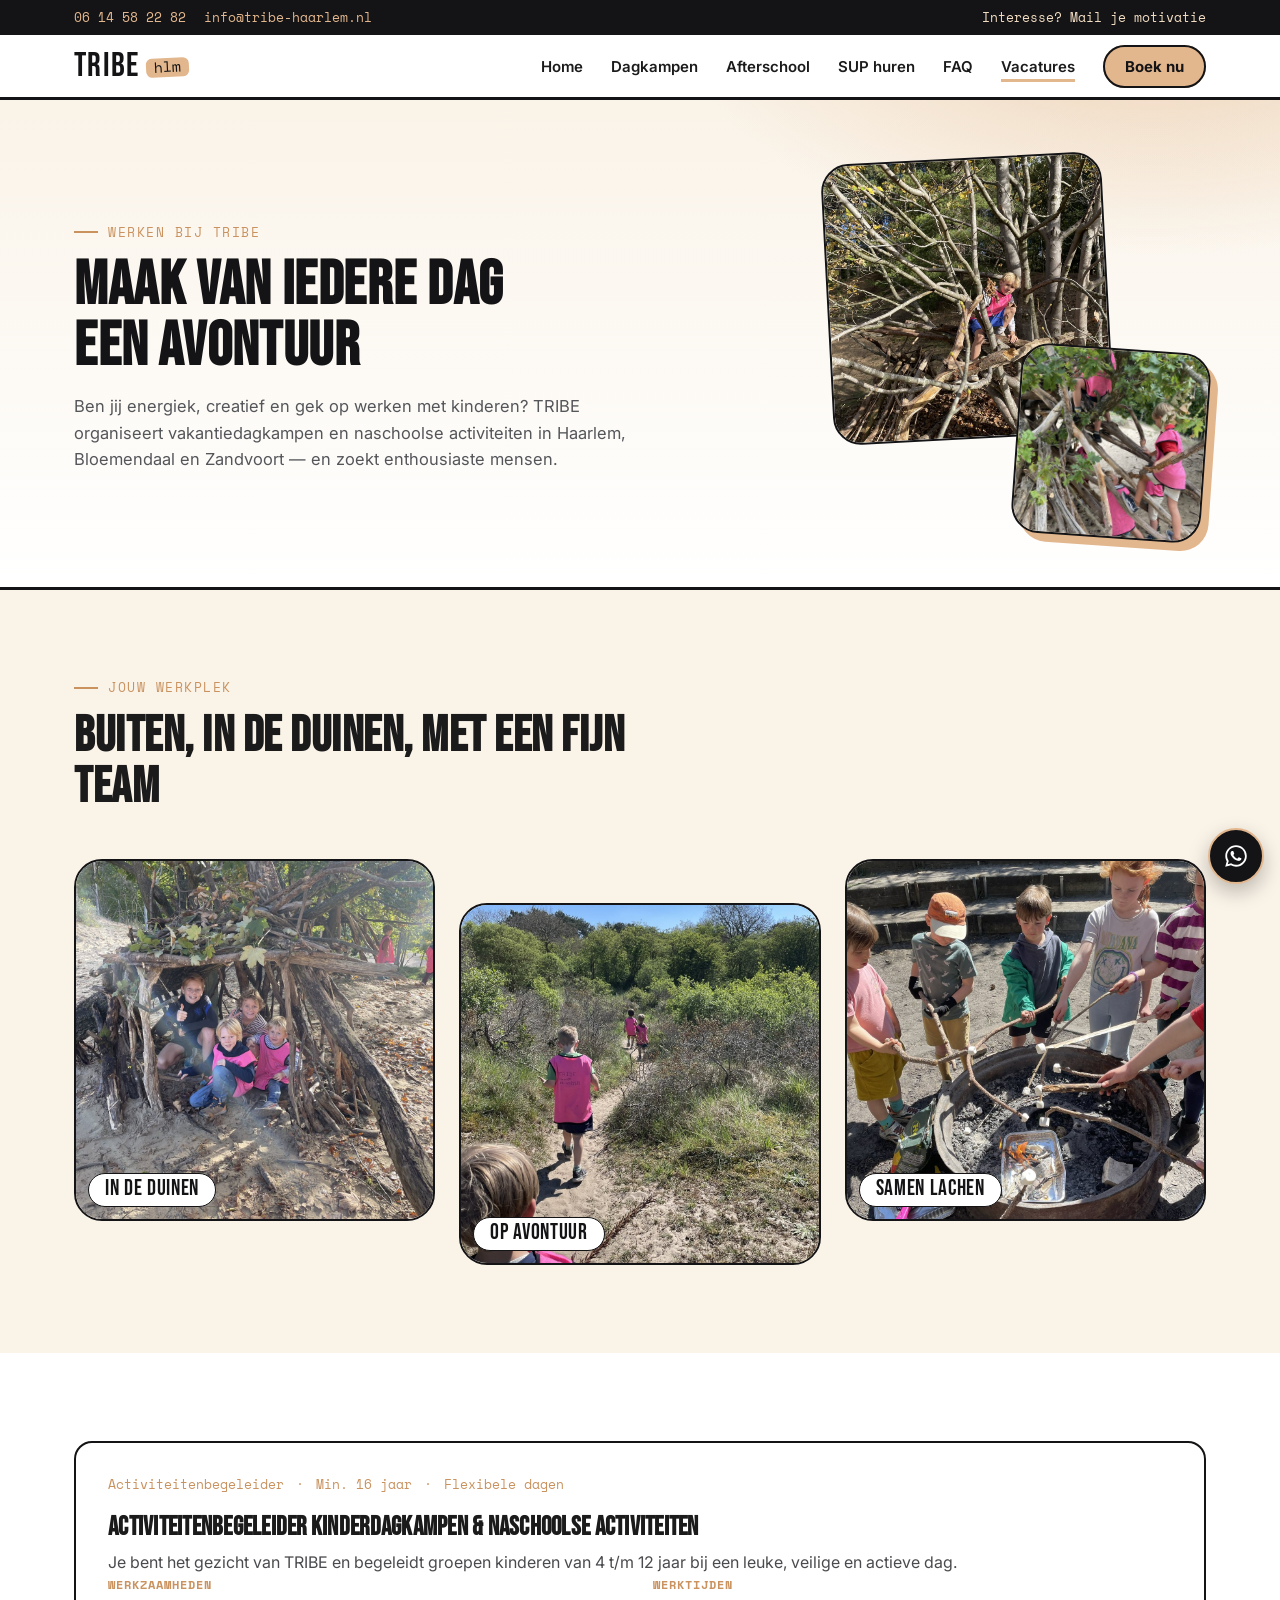
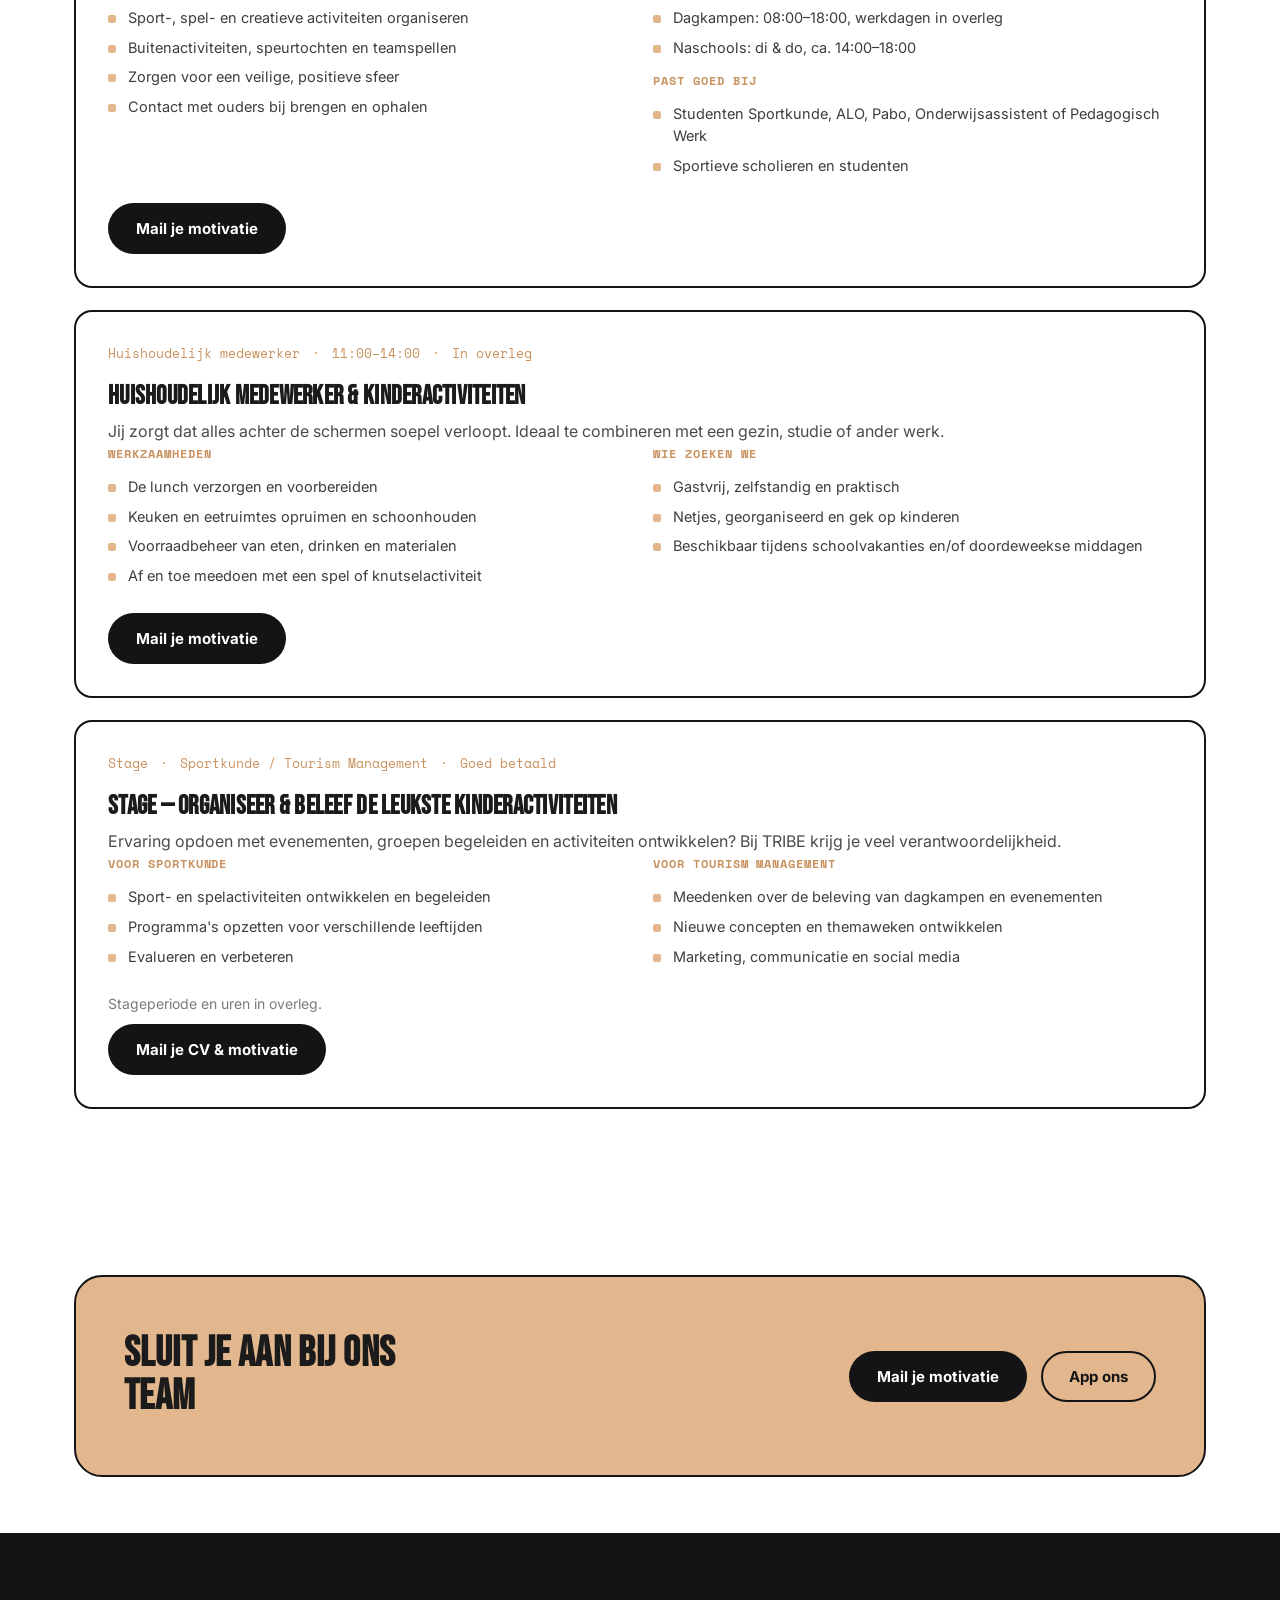
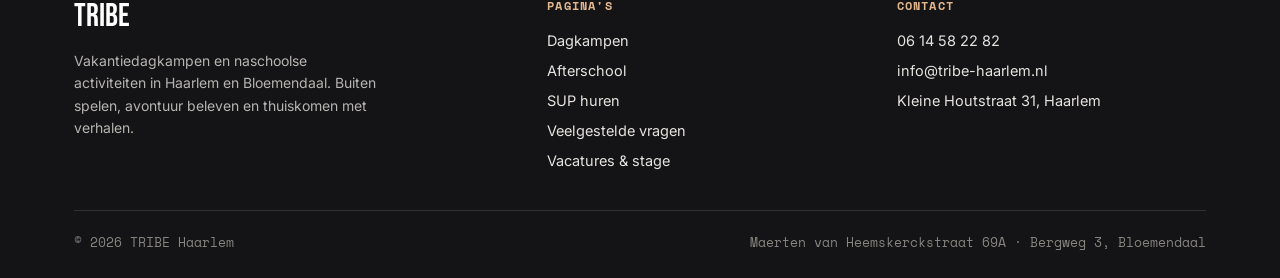
<file: vacatures.html>
<!DOCTYPE html>
<html lang="nl"><head><meta charset="UTF-8"><meta name="viewport" content="width=device-width, initial-scale=1.0">
<title>Vacatures & stage — TRIBE Haarlem</title><meta name="description" content="Werken bij TRIBE Haarlem: activiteitenbegeleider, huishoudelijk medewerker of stage."><link rel="stylesheet" href="assets/style.css"><script>document.documentElement.className+=' js'</script></head>
<body>
<div class="topbar"><div class="wrap"><div class="topbar-links"><a href="tel:0614582282">06 14 58 22 82</a><a href="mailto:info@tribe-haarlem.nl">info@tribe-haarlem.nl</a></div><div>Interesse? Mail je motivatie</div></div></div>
<header class="site-header"><nav class="nav wrap"><a href="index.html" class="logo">TRIBE<span>hlm</span></a><ul class="nav-links" id="navLinks"><li><a href="index.html">Home</a></li><li><a href="dagkampen.html">Dagkampen</a></li><li><a href="afterschool.html">Afterschool</a></li><li><a href="sup.html">SUP huren</a></li><li><a href="faq.html">FAQ</a></li><li><a href="vacatures.html" aria-current="page">Vacatures</a></li><li><a href="contact.html" class="nav-cta">Boek nu</a></li></ul>
<button class="burger" aria-label="Menu openen" aria-expanded="false"><span></span><span></span><span></span></button></nav></header>
<main>
<section class="page-hero"><div class="wrap"><div><div class="eyebrow">Werken bij TRIBE</div><h1>Maak van iedere dag een avontuur</h1><p>Ben jij energiek, creatief en gek op werken met kinderen? TRIBE organiseert vakantiedagkampen en naschoolse activiteiten in Haarlem, Bloemendaal en Zandvoort — en zoekt enthousiaste mensen.</p></div><div class="collage"><div class="photo-frame a"><img src="assets/photos/klimmen-boom.jpg" alt="Kind klimt in een boom"></div><div class="photo-frame b"><img src="assets/photos/klimhut.jpg" alt="Kinderen klimmen in een hut van takken"></div></div></div></section><section class="section section-sand"><div class="wrap"><div class="section-head"><div class="eyebrow">Jouw werkplek</div><h2>Buiten, in de duinen, met een fijn team</h2></div><div class="strip"><div class="photo-frame"><img src="assets/photos/hero-hut.jpg" alt="Kinderen in een zelfgebouwde hut" loading="lazy"><span class="photo-cap big">In de duinen</span></div><div class="photo-frame"><img src="assets/photos/duinpad.jpg" alt="Kinderen lopen over een duinpad" loading="lazy"><span class="photo-cap big">Op avontuur</span></div><div class="photo-frame"><img src="assets/photos/vuurtje.jpg" alt="Kinderen roosteren marshmallows" loading="lazy"><span class="photo-cap big">Samen lachen</span></div></div></div></section><section class="section"><div class="wrap"><div class="job-card"><div class="job-meta"><span>Activiteitenbegeleider</span> · <span>Min. 16 jaar</span> · <span>Flexibele dagen</span></div><h3>Activiteitenbegeleider Kinderdagkampen &amp; Naschoolse Activiteiten</h3><p class="txt" style="margin-top:0">Je bent het gezicht van TRIBE en begeleidt groepen kinderen van 4 t/m 12 jaar bij een leuke, veilige en actieve dag.</p><div class="job-cols"><div><h4>Werkzaamheden</h4><ul class="check"><li>Sport-, spel- en creatieve activiteiten organiseren</li><li>Buitenactiviteiten, speurtochten en teamspellen</li><li>Zorgen voor een veilige, positieve sfeer</li><li>Contact met ouders bij brengen en ophalen</li></ul></div><div><h4>Werktijden</h4><ul class="check"><li>Dagkampen: 08:00–18:00, werkdagen in overleg</li><li>Naschools: di & do, ca. 14:00–18:00</li></ul><h4>Past goed bij</h4><ul class="check"><li>Studenten Sportkunde, ALO, Pabo, Onderwijsassistent of Pedagogisch Werk</li><li>Sportieve scholieren en studenten</li></ul></div></div><div class="hero-actions" style="margin-top:12px"><a href="mailto:info@tribe-haarlem.nl?subject=Sollicitatie Activiteitenbegeleider" class="btn btn-primary">Mail je motivatie</a></div></div><div class="job-card"><div class="job-meta"><span>Huishoudelijk medewerker</span> · <span>11:00–14:00</span> · <span>In overleg</span></div><h3>Huishoudelijk Medewerker &amp; Kinderactiviteiten</h3><p class="txt" style="margin-top:0">Jij zorgt dat alles achter de schermen soepel verloopt. Ideaal te combineren met een gezin, studie of ander werk.</p><div class="job-cols"><div><h4>Werkzaamheden</h4><ul class="check"><li>De lunch verzorgen en voorbereiden</li><li>Keuken en eetruimtes opruimen en schoonhouden</li><li>Voorraadbeheer van eten, drinken en materialen</li><li>Af en toe meedoen met een spel of knutselactiviteit</li></ul></div><div><h4>Wie zoeken we</h4><ul class="check"><li>Gastvrij, zelfstandig en praktisch</li><li>Netjes, georganiseerd en gek op kinderen</li><li>Beschikbaar tijdens schoolvakanties en/of doordeweekse middagen</li></ul></div></div><div class="hero-actions" style="margin-top:12px"><a href="mailto:info@tribe-haarlem.nl?subject=Sollicitatie Huishoudelijk Medewerker" class="btn btn-primary">Mail je motivatie</a></div></div><div class="job-card"><div class="job-meta"><span>Stage</span> · <span>Sportkunde / Tourism Management</span> · <span>Goed betaald</span></div><h3>Stage — Organiseer &amp; beleef de leukste kinderactiviteiten</h3><p class="txt" style="margin-top:0">Ervaring opdoen met evenementen, groepen begeleiden en activiteiten ontwikkelen? Bij TRIBE krijg je veel verantwoordelijkheid.</p><div class="job-cols"><div><h4>Voor Sportkunde</h4><ul class="check"><li>Sport- en spelactiviteiten ontwikkelen en begeleiden</li><li>Programma's opzetten voor verschillende leeftijden</li><li>Evalueren en verbeteren</li></ul></div><div><h4>Voor Tourism Management</h4><ul class="check"><li>Meedenken over de beleving van dagkampen en evenementen</li><li>Nieuwe concepten en themaweken ontwikkelen</li><li>Marketing, communicatie en social media</li></ul></div></div><p style="font-size:14px;color:#7a7b7e;margin-top:14px">Stageperiode en uren in overleg.</p><div class="hero-actions" style="margin-top:12px"><a href="mailto:info@tribe-haarlem.nl?subject=Stage TRIBE" class="btn btn-primary">Mail je CV &amp; motivatie</a></div></div></div></section><section class="section tight"><div class="wrap"><div class="cta-band"><h2>Sluit je aan bij ons team</h2><div class="hero-actions" style="margin-top:0"><a href="mailto:info@tribe-haarlem.nl" class="btn btn-primary">Mail je motivatie</a><a href="https://wa.me/31614582282" class="btn btn-outline">App ons</a></div></div></div></section>
</main>
<footer class="site-footer"><div class="wrap"><div class="footer-grid">
<div><div class="footer-logo">TRIBE</div><p>Vakantiedagkampen en naschoolse activiteiten in Haarlem en Bloemendaal. Buiten spelen, avontuur beleven en thuiskomen met verhalen.</p></div>
<div class="footer-col"><h4>Pagina's</h4><ul><li><a href="dagkampen.html">Dagkampen</a></li><li><a href="afterschool.html">Afterschool</a></li><li><a href="sup.html">SUP huren</a></li><li><a href="faq.html">Veelgestelde vragen</a></li><li><a href="vacatures.html">Vacatures &amp; stage</a></li></ul></div>
<div class="footer-col"><h4>Contact</h4><ul><li><a href="tel:0614582282">06 14 58 22 82</a></li><li><a href="mailto:info@tribe-haarlem.nl">info@tribe-haarlem.nl</a></li><li><a href="contact.html">Kleine Houtstraat 31, Haarlem</a></li></ul></div>
</div><div class="footer-bottom"><span>© 2026 TRIBE Haarlem</span><span>Maerten van Heemskerckstraat 69A · Bergweg 3, Bloemendaal</span></div></div></footer>
<a href="https://wa.me/31614582282" class="whatsapp-float" aria-label="App ons op WhatsApp"><svg width="26" height="26" viewBox="0 0 24 24" fill="currentColor"><path d="M12.04 2C6.58 2 2.13 6.45 2.13 11.91c0 1.75.46 3.45 1.32 4.95L2.05 22l5.25-1.38a9.9 9.9 0 0 0 4.74 1.21h.01c5.46 0 9.9-4.45 9.9-9.91C21.95 6.45 17.5 2 12.04 2zm0 18.12h-.01a8.2 8.2 0 0 1-4.18-1.15l-.3-.18-3.12.82.83-3.04-.2-.31a8.17 8.17 0 0 1-1.26-4.35c0-4.53 3.69-8.22 8.24-8.22 2.2 0 4.27.86 5.83 2.42a8.18 8.18 0 0 1 2.41 5.81c0 4.53-3.69 8.2-8.24 8.2zm4.52-6.16c-.25-.12-1.47-.72-1.69-.81-.23-.08-.39-.12-.56.13-.17.25-.64.81-.78.97-.14.17-.29.19-.53.06-.25-.12-1.05-.39-2-1.23-.74-.66-1.24-1.47-1.39-1.72-.14-.25-.02-.38.11-.51.11-.11.25-.29.37-.43.12-.14.16-.25.25-.41.08-.17.04-.31-.02-.43-.06-.12-.56-1.35-.77-1.85-.2-.48-.41-.42-.56-.43-.14-.01-.31-.01-.48-.01-.17 0-.43.06-.66.31-.23.25-.86.84-.86 2.04 0 1.2.88 2.37 1 2.53.12.17 1.73 2.64 4.19 3.7.58.25 1.04.4 1.4.51.59.19 1.12.16 1.54.1.47-.07 1.47-.6 1.68-1.18.21-.58.21-1.07.15-1.18-.06-.11-.23-.17-.48-.29z"/></svg></a>
<script src="assets/script.js"></script></body></html>
</file>
<file: assets/style.css>
@import url('https://fonts.googleapis.com/css2?family=Bebas+Neue&family=Space+Mono:wght@400;700&family=Inter:wght@400;500;600;700;800&display=swap');
:root{--sand:#e3b78e;--sand-light:#f2ddc2;--sand-pale:#faf3e8;--sand-dark:#c9925f;--charcoal:#37383b;--charcoal-2:#2a2b2d;--black:#141416;--white:#fff;--ink:#1b1b1c;
--font-display:'Bebas Neue',sans-serif;--font-body:'Inter',sans-serif;--font-mono:'Space Mono',monospace;--radius-lg:28px;--radius-md:18px;--radius-sm:10px;--wrap:1180px}
*,*::before,*::after{box-sizing:border-box}
html{scroll-behavior:smooth}
body{margin:0;font-family:var(--font-body);color:var(--ink);background:var(--white);-webkit-font-smoothing:antialiased;overflow-x:hidden}
img{max-width:100%;display:block}a{color:inherit;text-decoration:none}ul{margin:0;padding:0;list-style:none}
h1,h2,h3,h4{margin:0;font-family:var(--font-display);letter-spacing:.01em}p{margin:0}button{font-family:inherit;cursor:pointer}
.wrap{max-width:var(--wrap);margin:0 auto;padding:0 24px}
a:focus-visible,button:focus-visible{outline:3px solid var(--charcoal);outline-offset:3px}
@media (prefers-reduced-motion:reduce){*{animation-duration:.01ms!important;transition-duration:.01ms!important;scroll-behavior:auto!important}}
.topbar{background:var(--black);color:var(--sand-light);font-family:var(--font-mono);font-size:12.5px}
.topbar .wrap{display:flex;justify-content:space-between;align-items:center;padding-top:8px;padding-bottom:8px;gap:12px;flex-wrap:wrap}
.topbar a{color:var(--sand)}.topbar a:hover{color:var(--white)}.topbar-links{display:flex;gap:18px;flex-wrap:wrap}
.site-header{position:sticky;top:0;z-index:100;background:var(--white);border-bottom:3px solid var(--black)}
.nav{display:flex;align-items:center;justify-content:space-between;padding:14px 24px}
.logo{font-family:var(--font-display);font-size:34px;letter-spacing:.04em;line-height:1;color:var(--black);display:flex;align-items:baseline;gap:6px}
.logo span{display:inline-block;background:var(--sand);color:var(--black);padding:1px 8px 3px;border-radius:6px;font-size:15px;font-family:var(--font-mono);letter-spacing:0;transform:translateY(-4px) rotate(-3deg)}
.nav-links{display:flex;align-items:center;gap:28px;font-weight:600;font-size:15px}
.nav-links a{position:relative;padding:4px 0}
.nav-links a::after{content:'';position:absolute;left:0;right:0;bottom:-2px;height:3px;background:var(--sand);transform:scaleX(0);transform-origin:left;transition:transform .2s ease}
.nav-links a:hover::after,.nav-links a[aria-current="page"]::after{transform:scaleX(1)}
.nav-cta{background:var(--sand);color:var(--black)!important;padding:10px 20px!important;border-radius:999px;font-weight:700;border:2px solid var(--black)}
.nav-cta::after{display:none}.nav-cta:hover{background:var(--black);color:var(--sand)!important}
.burger{display:none;width:44px;height:44px;border:2px solid var(--black);border-radius:10px;background:var(--white);align-items:center;justify-content:center;flex-direction:column;gap:5px}
.burger span{display:block;width:20px;height:2px;background:var(--black);transition:transform .2s ease,opacity .2s ease}
.burger.open span:nth-child(1){transform:translateY(7px) rotate(45deg)}.burger.open span:nth-child(2){opacity:0}.burger.open span:nth-child(3){transform:translateY(-7px) rotate(-45deg)}
@media (max-width:860px){
.nav-links{position:fixed;inset:66px 0 0 0;background:var(--white);flex-direction:column;align-items:flex-start;padding:22px 24px 30px;gap:4px;font-size:19px;transform:translateY(-110%);transition:transform .28s ease;border-bottom:3px solid var(--black);max-height:calc(100vh - 66px);overflow-y:auto}
.nav-links.open{transform:translateY(0)}.nav-links li{width:100%}.nav-links a{display:block;width:100%;padding:12px 0;border-bottom:1px solid #eee}.nav-links a::after{display:none}
.nav-cta{text-align:center;margin-top:10px;border-bottom:2px solid var(--black)!important}.burger{display:flex}.topbar .wrap{font-size:11px}}
.btn{display:inline-flex;align-items:center;gap:8px;padding:14px 26px;border-radius:999px;font-weight:700;font-size:15px;border:2px solid transparent;transition:transform .15s ease,background .15s ease,color .15s ease}
.btn:hover{transform:translateY(-2px)}
.btn-primary{background:var(--black);color:var(--white)}.btn-primary:hover{background:var(--sand-dark);color:var(--black)}
.btn-outline{background:transparent;border-color:var(--black);color:var(--black)}.btn-outline:hover{background:var(--black);color:var(--white)}
.btn-sand{background:var(--sand);color:var(--black);border-color:var(--black)}.btn-sand:hover{background:var(--black);color:var(--sand)}
.hero{position:relative;background:radial-gradient(ellipse 900px 500px at 85% -10%,rgba(227,183,142,.55),transparent 60%),linear-gradient(180deg,var(--sand-pale) 0%,var(--white) 100%);color:var(--ink);overflow:hidden}
.hero .wrap{padding-top:64px;padding-bottom:74px;display:grid;grid-template-columns:1.1fr .9fr;gap:48px;align-items:center;position:relative;z-index:2}
.hero-eyebrow{font-family:var(--font-mono);color:var(--sand-dark);font-size:13px;letter-spacing:.12em;text-transform:uppercase;display:flex;align-items:center;gap:10px;margin-bottom:18px}
.hero-eyebrow::before{content:'';width:26px;height:2px;background:var(--sand-dark)}
.hero h1{font-size:clamp(44px,7vw,78px);line-height:.96;text-transform:uppercase;color:var(--black)}
.hero h1 em{font-style:normal;display:inline-block;background:var(--black);color:var(--sand);padding:2px 18px 6px;border-radius:10px;transform:rotate(-2deg)}
.hero p.lead{font-size:18px;line-height:1.6;color:#55565a;margin-top:24px;max-width:46ch}
.hero-actions{display:flex;gap:14px;margin-top:32px;flex-wrap:wrap}
.hero-stats{display:flex;gap:28px;margin-top:40px;font-family:var(--font-mono);flex-wrap:wrap}
.hero-stats div strong{display:block;font-family:var(--font-display);font-size:30px;color:var(--sand-dark)}.hero-stats div span{font-size:12px;color:#8a8985}
.hero-visual{position:relative}
.hero-frame{aspect-ratio:1/1;border-radius:var(--radius-lg);border:2px solid var(--black);background:linear-gradient(155deg,var(--charcoal),var(--charcoal-2));position:relative;overflow:hidden}
.hero-frame img{position:absolute;inset:0;width:100%;height:100%;object-fit:cover}
.hero-frame .tag{position:absolute;z-index:2;bottom:18px;left:18px;right:18px;font-family:var(--font-mono);font-size:12px;color:var(--white);background:rgba(20,20,22,.6);padding:8px 12px;border-radius:var(--radius-sm);backdrop-filter:blur(4px)}
.hero-badge{position:absolute;top:-18px;right:-14px;background:var(--sand);color:var(--black);font-family:var(--font-display);font-size:15px;width:108px;height:108px;border-radius:50%;display:flex;align-items:center;justify-content:center;text-align:center;line-height:1.15;transform:rotate(8deg);border:2px solid var(--black);z-index:3}
@media (max-width:860px){.hero .wrap{grid-template-columns:1fr;padding-top:40px;padding-bottom:48px}.hero-visual{order:-1;max-width:320px;margin:0 auto}}
.section{padding:88px 0}.section.tight{padding:56px 0}
.section-sand{background:var(--sand-pale)}.section-warm{background:var(--sand)}
.eyebrow{font-family:var(--font-mono);font-size:12.5px;text-transform:uppercase;letter-spacing:.12em;color:var(--sand-dark);display:flex;align-items:center;gap:10px;margin-bottom:14px}
.section-warm .eyebrow{color:var(--black)}
.eyebrow::before{content:'';width:24px;height:2px;background:currentColor}
.section-head{max-width:640px;margin-bottom:46px}
.section-head h2{font-size:clamp(32px,4.4vw,50px);text-transform:uppercase;line-height:1.02}
.section-head p{font-size:16.5px;line-height:1.65;color:#55565a;margin-top:16px}
.section-warm .section-head p,.section-warm .step p{color:#4a3a29}
.photo-frame{aspect-ratio:1/1;border-radius:var(--radius-lg);overflow:hidden;position:relative;background:var(--sand-light);border:2px solid var(--black)}
.photo-frame img{width:100%;height:100%;object-fit:cover;transition:transform .4s ease}.photo-frame:hover img{transform:scale(1.04)}
.photo-cap{position:absolute;left:12px;bottom:12px;background:var(--white);color:var(--black);font-family:var(--font-mono);font-size:12px;padding:6px 12px;border-radius:999px;border:1.5px solid var(--black)}
.photo-frame.placeholder{display:flex;flex-direction:column;align-items:center;justify-content:center;gap:10px;border-style:dashed;border-color:var(--sand-dark);color:var(--sand-dark);text-align:center;padding:20px}
.photo-frame.placeholder svg{width:34px;height:34px;opacity:.8}.photo-frame.placeholder span{font-family:var(--font-mono);font-size:11.5px;line-height:1.5}
.offer-grid{display:grid;grid-template-columns:repeat(3,1fr);gap:22px}
.offer-card{background:var(--white);border:2px solid var(--black);border-radius:var(--radius-md);padding:30px 26px;transition:transform .18s ease,box-shadow .18s ease}
.offer-card:hover{transform:translateY(-5px);box-shadow:8px 8px 0 var(--sand)}
.offer-num{font-family:var(--font-mono);font-size:12px;color:var(--sand-dark);margin-bottom:14px}
.offer-card h3{font-size:26px;text-transform:uppercase;margin-bottom:12px}.offer-card p{font-size:15px;line-height:1.6;color:#55565a}
@media (max-width:900px){.offer-grid{grid-template-columns:1fr}}
.schedule{border:2px solid var(--black);border-radius:var(--radius-lg);background:var(--white);padding:8px;overflow-x:auto}
.schedule-row{display:flex;min-width:640px}
.schedule-item{flex:1;padding:22px 16px;text-align:center;border-right:1px dashed rgba(0,0,0,.15)}
.schedule-item:nth-child(odd){background:var(--sand-pale);border-radius:14px}.schedule-item:last-child{border-right:none}
.schedule-time{font-family:var(--font-mono);font-size:13px;color:var(--sand-dark);margin-bottom:8px;display:block}
.schedule-label{font-family:var(--font-display);font-size:19px;letter-spacing:.02em;text-transform:uppercase;color:var(--black);line-height:1.15}
.steps{display:grid;grid-template-columns:repeat(3,1fr);gap:26px;counter-reset:step}
.step::before{counter-increment:step;content:counter(step,decimal-leading-zero);font-family:var(--font-mono);font-size:13px;color:var(--sand-dark);display:block;margin-bottom:10px}
.section-warm .step::before{color:var(--black)}
.step h3{font-size:23px;text-transform:uppercase;margin-bottom:10px}.step p{font-size:15px;line-height:1.6;color:#55565a}
@media (max-width:900px){.steps{grid-template-columns:1fr}}
.price-grid{display:grid;grid-template-columns:repeat(3,1fr);gap:22px}
.price-card{border-radius:var(--radius-md);padding:34px 28px;background:var(--white);border:2px solid var(--black);display:flex;flex-direction:column;gap:14px}
.price-card.featured{background:var(--black);color:var(--white);transform:translateY(-10px)}
.price-card .tagname{font-family:var(--font-mono);font-size:12.5px;text-transform:uppercase;letter-spacing:.08em;color:var(--sand-dark)}.price-card.featured .tagname{color:var(--sand)}
.price-card .amount{font-family:var(--font-display);font-size:46px;line-height:1}.price-card .amount sub{font-family:var(--font-mono);font-size:13px}
.price-card p.desc{font-size:14px;color:#55565a;line-height:1.5}.price-card.featured p.desc{color:#d8d6d2}
@media (max-width:900px){.price-grid{grid-template-columns:1fr!important}.price-card.featured{transform:none}}
.gallery-grid{display:grid;grid-template-columns:repeat(4,1fr);gap:18px}
@media (max-width:900px){.gallery-grid{grid-template-columns:repeat(2,1fr)}}
.faq-list{display:flex;flex-direction:column;gap:12px}
.faq-item{border:2px solid var(--black);border-radius:var(--radius-md);overflow:hidden;background:var(--white)}
.faq-q{width:100%;text-align:left;background:none;border:none;padding:20px 24px;display:flex;align-items:center;justify-content:space-between;font-weight:700;font-size:16px;gap:16px;color:var(--ink)}
.faq-q .plus{flex:none;width:26px;height:26px;border-radius:50%;border:2px solid var(--black);display:flex;align-items:center;justify-content:center;font-family:var(--font-mono);transition:transform .2s ease}
.faq-item.open .faq-q .plus{transform:rotate(45deg);background:var(--sand)}
.faq-a{max-height:0;overflow:hidden;transition:max-height .28s ease;font-size:15px;line-height:1.65;color:#55565a}
.faq-a-inner{padding:0 24px 22px}.faq-item.open .faq-a{max-height:600px}
.faq-cat{font-family:var(--font-mono);font-size:12.5px;text-transform:uppercase;letter-spacing:.1em;color:var(--sand-dark);margin:40px 0 16px}.faq-cat:first-child{margin-top:0}
.job-card{border:2px solid var(--black);border-radius:var(--radius-md);padding:32px;margin-bottom:22px}
.job-card h3{font-size:26px;text-transform:uppercase;margin-bottom:6px}
.job-meta{font-family:var(--font-mono);font-size:12.5px;color:var(--sand-dark);margin-bottom:18px;display:flex;gap:12px;flex-wrap:wrap}
.job-card ul,.check{display:flex;flex-direction:column;gap:8px;margin:14px 0}
.job-card ul li,.check li{font-size:14.5px;line-height:1.5;padding-left:20px;position:relative;color:#3d3e41}
.job-card ul li::before,.check li::before{content:'';position:absolute;left:0;top:8px;width:8px;height:8px;background:var(--sand);border-radius:2px}
.job-cols{display:grid;grid-template-columns:1fr 1fr;gap:26px}.job-cols h4{font-family:var(--font-mono);font-size:12px;text-transform:uppercase;letter-spacing:.08em;color:var(--sand-dark);margin-bottom:4px}
@media (max-width:760px){.job-cols{grid-template-columns:1fr}}
.info-grid{display:grid;grid-template-columns:repeat(2,1fr);gap:22px}
.info-card{border:2px solid var(--black);border-radius:var(--radius-md);padding:30px}
.info-card h3{font-size:22px;text-transform:uppercase;margin-bottom:14px}
.info-card .row{display:flex;gap:10px;font-size:15px;padding:8px 0;border-top:1px solid #ececec}.info-card .row:first-of-type{border-top:none}
.info-card .row strong{font-family:var(--font-mono);font-size:12px;text-transform:uppercase;color:var(--sand-dark);min-width:90px}
@media (max-width:760px){.info-grid{grid-template-columns:1fr}}
.cta-band{background:var(--sand);border:2px solid var(--black);border-radius:var(--radius-lg);padding:56px 48px;display:flex;align-items:center;justify-content:space-between;gap:30px;flex-wrap:wrap}
.cta-band h2{font-size:clamp(28px,4vw,42px);text-transform:uppercase;line-height:1.02;max-width:20ch}
@media (max-width:600px){.cta-band{padding:36px 24px}}
.site-footer{background:var(--black);color:var(--sand-light);padding:64px 0 26px}
.footer-grid{display:grid;grid-template-columns:1.4fr 1fr 1fr;gap:40px;padding-bottom:40px;border-bottom:1px solid rgba(255,255,255,.12)}
.footer-logo{font-family:var(--font-display);font-size:32px;color:var(--white);margin-bottom:14px}
.site-footer p{font-size:14px;line-height:1.6;color:#b7b5b1;max-width:34ch}
.footer-col h4{font-family:var(--font-mono);font-size:12px;text-transform:uppercase;letter-spacing:.1em;color:var(--sand);margin-bottom:16px}
.footer-col ul{display:flex;flex-direction:column;gap:10px}.footer-col a{font-size:14.5px;color:#e5e3df}.footer-col a:hover{color:var(--sand)}
.footer-bottom{padding-top:22px;display:flex;justify-content:space-between;font-size:12.5px;color:#86847f;font-family:var(--font-mono);flex-wrap:wrap;gap:10px}
@media (max-width:760px){.footer-grid{grid-template-columns:1fr;gap:30px}}
.page-hero{background:radial-gradient(ellipse 800px 420px at 90% -20%,rgba(227,183,142,.55),transparent 60%),linear-gradient(180deg,var(--sand-pale) 0%,var(--white) 100%);color:var(--ink);padding:58px 0 50px;border-bottom:3px solid var(--black)}
.page-hero h1{font-size:clamp(38px,6vw,62px);text-transform:uppercase;line-height:.98;max-width:20ch;color:var(--black)}
.page-hero p{margin-top:16px;font-size:16.5px;color:#55565a;max-width:56ch;line-height:1.6}
.two-col{display:grid;grid-template-columns:1fr 1fr;gap:48px;align-items:center}
@media (max-width:900px){.two-col{grid-template-columns:1fr}}
.badge-strip{display:flex;gap:10px;flex-wrap:wrap;margin-top:22px}
.badge-strip span{font-family:var(--font-mono);font-size:12px;border:1.5px solid var(--black);background:var(--white);padding:6px 12px;border-radius:999px;color:var(--charcoal)}
.h2-md{font-size:clamp(28px,4vw,42px);text-transform:uppercase;line-height:1.04}
.txt{margin-top:16px;font-size:16px;line-height:1.7;color:#4a4b4e}
.whatsapp-float{position:fixed;right:20px;bottom:20px;z-index:90;background:var(--black);color:var(--white);width:56px;height:56px;border-radius:50%;display:flex;align-items:center;justify-content:center;border:2px solid var(--sand);box-shadow:0 8px 20px rgba(0,0,0,.25)}
.whatsapp-float:hover{background:var(--sand);color:var(--black)}
u.l{text-decoration:underline}

/* ===== v2: slider, collage, marquee, strip, photo-cards ===== */
.slider{position:relative}
.slides{display:flex;overflow-x:auto;scroll-snap-type:x mandatory;scrollbar-width:none;aspect-ratio:1/1;border-radius:var(--radius-lg);border:2px solid var(--black);background:var(--sand-light);-webkit-overflow-scrolling:touch}
.slides::-webkit-scrollbar{display:none}
.slide{flex:0 0 100%;scroll-snap-align:start;position:relative;height:100%}
.slide img{width:100%;height:100%;object-fit:cover}
.dots{position:absolute;right:14px;bottom:14px;display:flex;gap:6px;align-items:center;background:var(--white);border:1.5px solid var(--black);padding:8px 10px;border-radius:999px}
.dot{width:9px;height:9px;border-radius:50%;background:var(--sand-light);border:1.5px solid var(--black);padding:0;transition:all .25s ease}
.dot.on{width:22px;border-radius:999px;background:var(--sand-dark)}
@media (max-width:860px){.hero-visual{max-width:340px}}

.page-hero .wrap{display:grid;grid-template-columns:1.3fr .7fr;gap:48px;align-items:center}
.collage{position:relative;width:100%;max-width:400px;aspect-ratio:1/1;margin-left:auto}
.collage .photo-frame{position:absolute}
.collage .a{width:74%;top:0;left:0;transform:rotate(-3deg)}
.collage .b{width:50%;right:0;bottom:0;transform:rotate(4deg);box-shadow:8px 8px 0 var(--sand)}
.collage.flip .a{left:auto;right:0;transform:rotate(3deg)}
.collage.flip .b{right:auto;left:0;transform:rotate(-4deg)}
.collage.one .a{width:84%;left:8%;top:4%;transform:rotate(2deg)}
.collage.wide{max-width:460px;margin-inline:auto}
@media (max-width:860px){.page-hero .wrap{grid-template-columns:1fr;gap:34px}.collage{max-width:290px;margin:0 0 6px 0}.collage.wide{margin-inline:auto;max-width:340px}}

.marquee{background:var(--sand);border-top:3px solid var(--black);border-bottom:3px solid var(--black);overflow:hidden;white-space:nowrap}
.marquee-track{display:inline-flex;animation:marq 32s linear infinite}
.marquee span{font-family:var(--font-display);font-size:34px;padding:10px 22px;text-transform:uppercase;letter-spacing:.03em;color:var(--black)}
.marquee .dotsep{font-size:16px;padding:0;align-self:center}
@keyframes marq{to{transform:translateX(-50%)}}
@media (prefers-reduced-motion:reduce){.marquee-track{animation:none}}

.strip{display:grid;grid-template-columns:repeat(3,1fr);gap:24px}
.strip>*:nth-child(2){margin-top:44px}
.photo-cap.big{font-family:var(--font-display);font-size:22px;letter-spacing:.03em;text-transform:uppercase;padding:5px 16px 7px}
@media (max-width:700px){.strip{display:flex;overflow-x:auto;scroll-snap-type:x mandatory;gap:16px;padding-bottom:10px;margin-right:-24px;padding-right:24px;scrollbar-width:none}.strip::-webkit-scrollbar{display:none}.strip>*{flex:0 0 74%;scroll-snap-align:start}.strip>*:nth-child(2){margin-top:0}}

.photo-card{display:flex;flex-direction:column;gap:20px}
.photo-card h3{font-size:32px;text-transform:uppercase;margin-bottom:10px;line-height:1}
.photo-card p{font-size:15px;line-height:1.6;color:#55565a}
.photo-card:hover .photo-frame img{transform:scale(1.04)}
.link-arrow{display:inline-block;margin-top:14px;font-family:var(--font-mono);font-size:13px;font-weight:700;border-bottom:2px solid var(--sand-dark);padding-bottom:2px}
.photo-card:hover .link-arrow{background:var(--sand)}
.offer-grid.photos{gap:34px}
.offer-grid.photos .photo-card:nth-child(2){margin-top:48px}
@media (max-width:900px){.offer-grid.photos .photo-card:nth-child(2){margin-top:0}}

.big{font-size:clamp(64px,10vw,128px);line-height:.88;text-transform:uppercase;color:var(--black)}
.two-col.reverse>:first-child{order:2}
@media (max-width:900px){.two-col.reverse>:first-child{order:0}}
.center-block{text-align:center;max-width:760px;margin:0 auto}
.center-block .eyebrow{justify-content:center}
.badge-strip.c{justify-content:center}
.callout{background:var(--sand-pale);border:2px solid var(--black);border-radius:var(--radius-lg);padding:64px 32px}

.js .pre{opacity:0;translate:0 26px}
.js .pre.in{opacity:1;translate:0 0;transition:opacity .7s ease,translate .7s ease}
@media (prefers-reduced-motion:reduce){.js .pre{opacity:1;translate:none}}

/* ===== v3: telefoonvriendelijker ===== */
html{-webkit-text-size-adjust:100%;text-size-adjust:100%}
a,button{-webkit-tap-highlight-color:transparent}
html.menu-open{overflow:hidden}
/* hover-effecten alleen op apparaten met een muis, zodat ze op touch niet "blijven hangen" */
@media (hover:none){
.btn:hover,.offer-card:hover,.price-card.featured:hover{transform:none}
.offer-card:hover{box-shadow:none}
.photo-frame:hover img,.photo-card:hover .photo-frame img{transform:none}
.btn:active{transform:scale(.97)}
}
/* grotere tikvlakken voor de slider-bolletjes */
.dot{position:relative}
.dot::after{content:'';position:absolute;inset:-14px -8px}
.whatsapp-float{right:max(16px,env(safe-area-inset-right));bottom:max(16px,env(safe-area-inset-bottom))}

@media (max-width:860px){
/* menu klapt uit onder de header, i.p.v. over het logo heen */
.nav-links{position:fixed;inset:var(--menu-top,70px) 0 0 0;max-height:none;transform:none;opacity:0;visibility:hidden;transition:opacity .2s ease,visibility 0s linear .2s;padding-bottom:max(30px,env(safe-area-inset-bottom));overscroll-behavior:contain}
.nav-links.open{opacity:1;visibility:visible;transition:opacity .2s ease}
.nav.wrap{padding-top:10px;padding-bottom:10px}
.logo{font-size:30px}
/* compacte topbar: alleen telefoon + mail, met grotere tikvlakken */
.topbar .wrap{padding-top:0;padding-bottom:0;justify-content:center}
.topbar .wrap>div:not(.topbar-links){display:none}
.topbar-links{gap:4px 18px;justify-content:center}
.topbar-links a{display:inline-block;padding:10px 2px}
}

@media (max-width:600px){
.wrap{padding:0 18px}
.section{padding:60px 0}.section.tight{padding:40px 0}
.section-head{margin-bottom:30px}
.hero .wrap{padding-top:28px;padding-bottom:44px;gap:30px}
.hero p.lead{font-size:16.5px;margin-top:18px}
.hero-stats{gap:18px 24px;margin-top:30px}
.hero-badge{width:88px;height:88px;font-size:13px;top:-12px;right:-6px}
.page-hero{padding:36px 0 40px}
/* knoppen over de volle breedte: makkelijker te raken met je duim */
.hero-actions{flex-direction:column;align-items:stretch;gap:10px}
.hero-actions .btn{justify-content:center;padding:16px 22px}
.cta-band{padding:32px 20px;border-radius:var(--radius-md)}
.cta-band .hero-actions{width:100%}
.callout{padding:40px 20px;border-radius:var(--radius-md)}
.offer-card,.price-card,.info-card,.job-card{padding:24px 20px}
.faq-q{padding:18px 18px;font-size:15.5px;min-height:56px}
.faq-a-inner{padding:0 18px 20px}
.info-card .row{flex-direction:column;gap:2px}
.info-card .row strong{min-width:0}
.offer-grid.photos{gap:40px}
.big{font-size:clamp(56px,17vw,80px)}
/* dagschema als verticale tijdlijn i.p.v. zijwaarts scrollen */
.schedule{overflow:visible;padding:6px}
.schedule-row{flex-direction:column;min-width:0}
.schedule-item{display:flex;align-items:baseline;gap:16px;text-align:left;padding:14px 16px;border-right:none;border-bottom:1px dashed rgba(0,0,0,.15)}
.schedule-item:last-child{border-bottom:none}
.schedule-time{margin-bottom:0;min-width:48px}
.footer-bottom{flex-direction:column}
.site-footer{padding-bottom:calc(26px + 72px)} /* ruimte voor de WhatsApp-knop */
.strip{margin-right:-18px;padding-right:18px}
}
</file>
